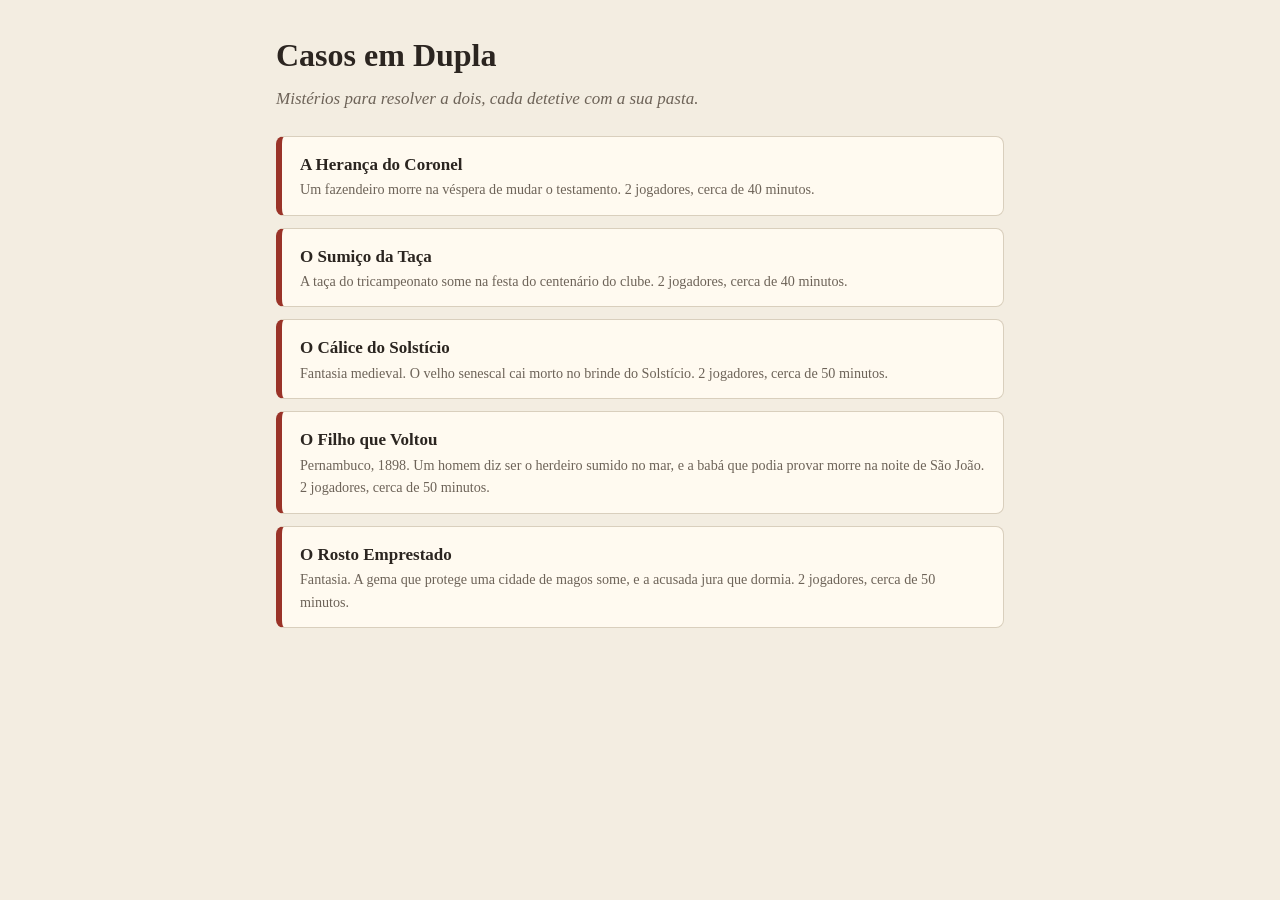
<file: index.html>
<!DOCTYPE html>
<html lang="pt-BR">
<head>
<meta charset="utf-8">
<meta name="robots" content="noindex, nofollow">
<meta name="viewport" content="width=device-width, initial-scale=1">
<title>Casos em Dupla</title>
<style>
:root{--bg:#f3ede1;--papel:#fffaf0;--tinta:#2b2520;--suave:#6d6358;--linha:#d9cfbd;--acento:#9a3328}
@media (prefers-color-scheme: dark){:root:not([data-theme="light"]){--bg:#1c1a17;--papel:#262320;--tinta:#ece5d8;--suave:#a89e90;--linha:#3d3832;--acento:#e08a7e}}
:root[data-theme="dark"]{--bg:#1c1a17;--papel:#262320;--tinta:#ece5d8;--suave:#a89e90;--linha:#3d3832;--acento:#e08a7e}
*{box-sizing:border-box}
body{margin:0;background:var(--bg);color:var(--tinta);font:17px/1.6 Georgia,"Times New Roman",serif}
.pag{max-width:760px;margin:0 auto;padding:24px 16px 64px}
h1{font-size:2rem;margin:.2em 0 .1em}
.sub{color:var(--suave);font-style:italic;margin:0 0 1.4em}
a.caso{display:block;background:var(--papel);border:1px solid var(--linha);border-left:6px solid var(--acento);border-radius:8px;padding:14px 18px;margin:12px 0;color:inherit;text-decoration:none}
a.caso:hover{border-color:var(--suave)}
a.caso small{display:block;color:var(--suave)}
</style>
</head>
<body>
<div class="pag">
<h1>Casos em Dupla</h1>
<p class="sub">Mistérios para resolver a dois, cada detetive com a sua pasta.</p>
<a class="caso" href="heranca-do-coronel.html"><b>A Herança do Coronel</b><small>Um fazendeiro morre na véspera de mudar o testamento. 2 jogadores, cerca de 40 minutos.</small></a>
<a class="caso" href="sumico-da-taca.html"><b>O Sumiço da Taça</b><small>A taça do tricampeonato some na festa do centenário do clube. 2 jogadores, cerca de 40 minutos.</small></a>
<a class="caso" href="calice-do-solsticio.html"><b>O Cálice do Solstício</b><small>Fantasia medieval. O velho senescal cai morto no brinde do Solstício. 2 jogadores, cerca de 50 minutos.</small></a>
<a class="caso" href="filho-que-voltou.html"><b>O Filho que Voltou</b><small>Pernambuco, 1898. Um homem diz ser o herdeiro sumido no mar, e a babá que podia provar morre na noite de São João. 2 jogadores, cerca de 50 minutos.</small></a>
<a class="caso" href="rosto-emprestado.html"><b>O Rosto Emprestado</b><small>Fantasia. A gema que protege uma cidade de magos some, e a acusada jura que dormia. 2 jogadores, cerca de 50 minutos.</small></a>
</div>
</body>
</html>
</file>
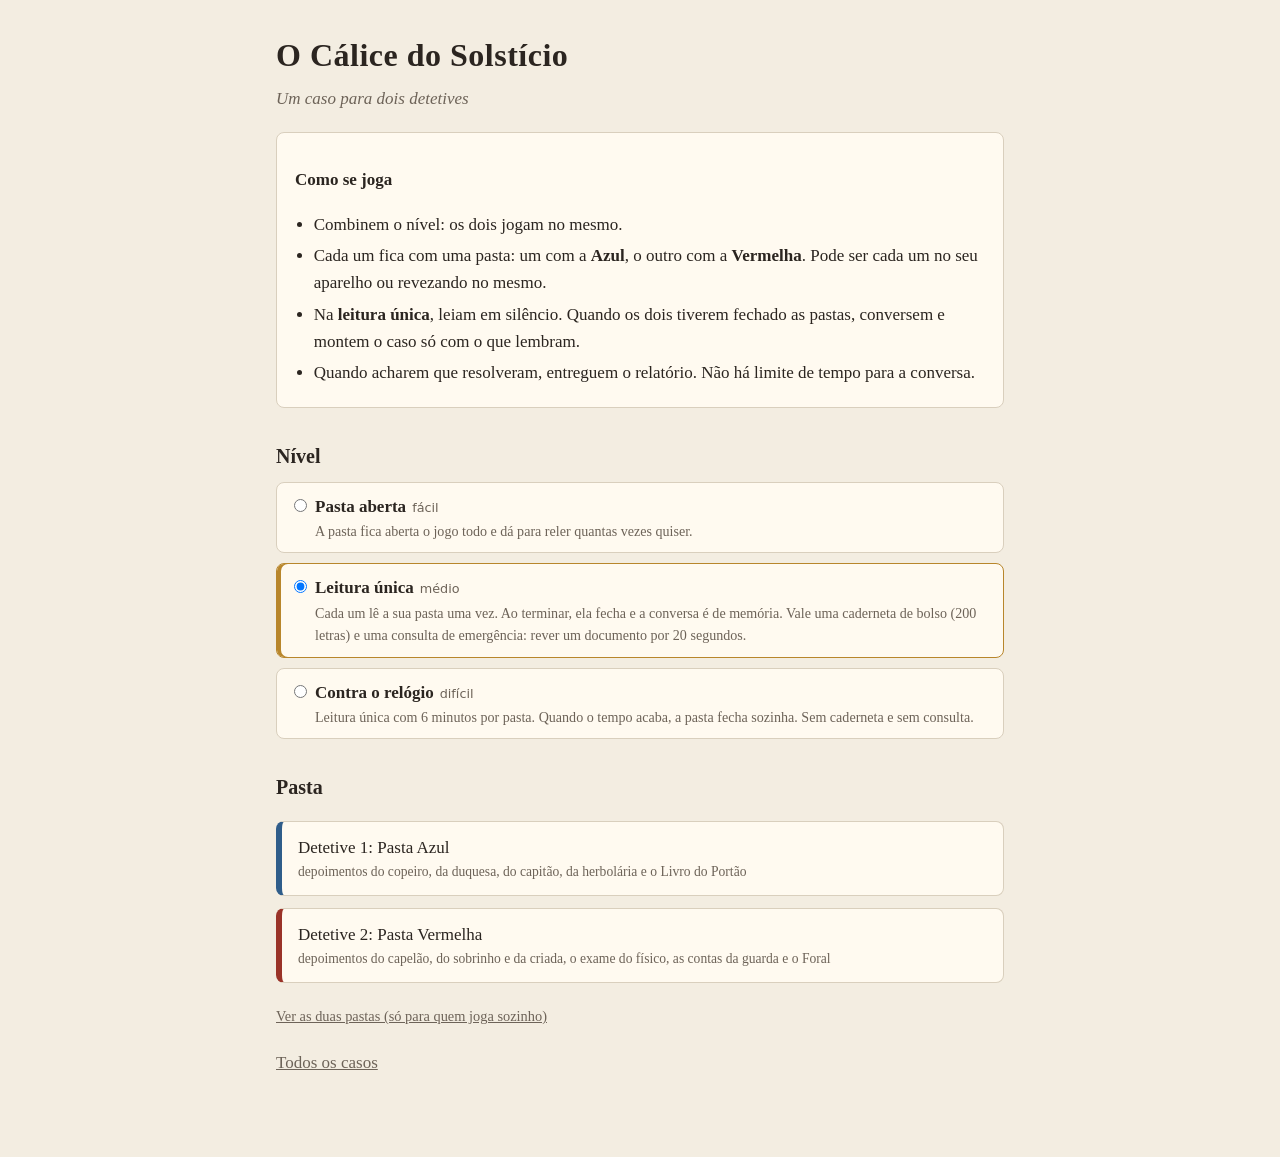
<file: calice-do-solsticio.html>
<!DOCTYPE html>
<html lang="pt-BR">
<head>
<meta charset="utf-8">
<meta name="robots" content="noindex, nofollow">
<meta name="viewport" content="width=device-width, initial-scale=1">
<title>O Cálice do Solstício</title>
<link rel="stylesheet" href="motor.css">
</head>
<body>
<div class="pag" id="app"></div>

<script>
/* ============ DADOS DO CASO ============
   Solução: Sir Rowan passou pasta de cinzalume no cálice de estanho do senescal às 15h, contando com a
   Troca dos Cálices do Solstício (o duque bebe do cálice do servo mais antigo). O alvo era o DUQUE: a
   duquesa está grávida e, pelo Foral, filho que nasce depois da morte do senhor não herda. Às 16h o duque
   brigou com Bertram e cancelou a Troca; Bertram bebeu do próprio cálice e morreu.
   Pistas que exigem as duas pastas: capa verde (Livro do Portão, azul) + homem de capa verde na mesa (Marta,
   verm); costume da Troca (capelão, verm) + "este ano não há troca" e a briga das 16h (azul); gravidez
   (novidade, azul) + Foral (verm). Mentirosos: Rowan (chegada) e Gavron (soldo, pista falsa). */
const CASO = {
  id: "calice",
  titulo: "O Cálice do Solstício",
  resumo: `<p>Noite do Solstício de Inverno na <b>Fortaleza de Corvalta</b>, no Ducado de Brumaval. No grande salão, o <b>Duque Aldric</b> ergueu o cálice para o brinde, e toda a mesa alta bebeu. Minutos depois, o velho <b>senescal Bertram</b>, trinta anos a serviço do duque, levou a mão ao peito e caiu. Os lábios dele tinham ficado <b>prateados</b>: sinal de <b>cinzalume</b>, a pasta venenosa da flor-de-cinza.</p>
<p>O duque mandou chamar vocês dois, Inquiridores da Coroa. <b>Cada um recebeu uma pasta diferente, e nenhuma das duas resolve o caso sozinha.</b> Descubram quem envenenou o cálice, quem essa pessoa queria matar, por que o plano saiu como saiu e qual era o motivo.</p>`,
  titPessoas: "Quem estava na fortaleza",
  pessoas: [
    ["Duque Aldric de Corvalta", "58 anos, senhor da fortaleza. Não tem filhos."],
    ["Duquesa Isolena", "29 anos, segunda esposa do duque. Casou-se com ele no último outono."],
    ["Sir Rowan de Corvalta", "31 anos, sobrinho do duque e herdeiro do ducado. Foi criado na fortaleza desde menino."],
    ["Sir Gavron", "44 anos, capitão da guarda."],
    ["Mestra Ilsa", "61 anos, herbolária da fortaleza."],
    ["Irmão Caedmon", "55 anos, capelão."],
    ["Tobin", "17 anos, copeiro. É o primeiro inverno dele em Corvalta."],
    ["Marta", "40 anos, criada do salão."]
  ],
  titLugar: "A fortaleza",
  lugar: `<p>No <b>grande salão</b>, a <b>mesa alta</b> fica sobre um estrado. Além da porta principal, há uma <b>porta lateral, sem tranca</b>, que dá para o pátio. Na mesa alta, a louça é de <b>prata-lunar</b>, que escurece na hora ao tocar qualquer veneno; é assim há gerações, por medo de envenenamento dos senhores. A fortaleza tem <b>um único portão</b>, e o sargento de guarda anota no Livro do Portão quem entra e quem sai.</p>`,

  pastas: {
    azul: { nome: "Pasta Azul", jogador: "Detetive 1", desc: "depoimentos do copeiro, da duquesa, do capitão, da herbolária e o Livro do Portão", docs: [
      { t: "Depoimento de Tobin", tipo: "copeiro", c: `
<p>"Ao meio-dia arrumei a mesa alta, com os cálices emborcados. Todos de prata-lunar, menos um: o do senescal, de <b>estanho</b> velho, que ele diz ter sido do pai. O lugar dele é à direita do duque. Depois fui para a cozinha e só voltei ao salão com o banquete, às oito.</p>
<p>No brinde, enchi todos os cálices da mesa alta com o mesmo jarro de vinho quente. O duque levantou o dele e disse: <i>'Este ano não há troca, Bertram. Cada um bebe do seu.'</i> Uns riram, outros ficaram quietos. Eu não entendi; é meu primeiro inverno aqui.</p>
<p>O senescal bebeu, ficou branco, os lábios prateados, e caiu. Todos da mesa alta beberam do mesmo jarro, e ninguém mais passou mal."</p>` },
      { t: "Depoimento da Duquesa Isolena", tipo: "duquesa", c: `
<p>"Às quatro da tarde, no solar, o senescal e meu marido brigaram feio. Bertram trouxe as contas da guarda e disse que Sir Gavron roubava o soldo dos soldados. Meu marido defendeu Gavron e gritou: <i>'Pois este ano não bebo do teu cálice, velho!'</i> Não entendi o que ele quis dizer; este é o meu primeiro Solstício em Corvalta.</p>
<p>Depois disso passei a tarde nos meus aposentos, com a minha criada, e só desci para o banquete."</p>` },
      { t: "Depoimento de Sir Gavron", tipo: "capitão da guarda", c: `
<p>"As contas do velho eram calúnia. Nunca toquei num tostão do soldo dos meus homens, e o duque sabe disso: ele mesmo me defendeu.</p>
<p>Passei a tarde toda no posto do portão, até a hora do banquete. Se querem um culpado, procurem direito: o Bertram tinha mais inimigos do que dentes."</p>` },
      { t: "Depoimento de Mestra Ilsa", tipo: "herbolária", c: `
<p>"Cinzalume, não tenho dúvida: os lábios prateados não enganam. Eu guardo um pote dessa pasta na botica, para os ratos do celeiro. Depois da morte fui olhar: <b>o pote sumiu</b>.</p>
<p>Quem entrou na minha botica nos últimos dias? Há sete dias veio <b>Sir Rowan</b>, pedindo alguma coisa para dormir. Fui buscar a erva no porão e o deixei sozinho uns minutos.</p>
<p>No dia do Solstício passei o dia inteiro na aldeia, ajudando num parto difícil. Voltei no fim da tarde."</p>` },
      { t: "Livro do Portão", tipo: "registro", c: `
<p>Anotações do sargento de guarda no dia do Solstício.</p>
<table><tr><th>Hora</th><th>Registro</th></tr>
<tr><td>Meio-dia</td><td>Entra Sir Rowan de Corvalta, sozinho, a cavalo, de <b>capa verde</b>.</td></tr>
<tr><td>Cinco da tarde</td><td>Entra Mestra Ilsa, voltando da aldeia.</td></tr>
<tr><td>Seis da tarde</td><td>Entram os convidados de Vale Fundo: doze pessoas, a cavalo.</td></tr></table>
<p>Nota do sargento: <i>"O capitão Gavron esteve no posto do portão do meio-dia até a hora do banquete, sem se ausentar. Ninguém mais entrou ou saiu."</i></p>` }
    ]},
    verm: { nome: "Pasta Vermelha", jogador: "Detetive 2", desc: "depoimentos do capelão, do sobrinho e da criada, o exame do físico, as contas da guarda e o Foral", docs: [
      { t: "Depoimento do Irmão Caedmon", tipo: "capelão", c: `
<p>"No Solstício, os senhores de Corvalta fazem a <b>Troca dos Cálices</b>: no brinde, o senhor dá o seu cálice de prata ao servo mais antigo da casa e <b>bebe do cálice desse servo</b>, em sinal de que quem manda também serve. É costume da família, feito só na mesa alta; gente de fora nem sabe que existe.</p>
<p>Há trinta anos o duque bebe, nesta noite, do cálice de estanho do Bertram. Quem foi criado nesta casa conhece o costume de cor. Este ano não houve troca. Não sei por quê."</p>` },
      { t: "Depoimento de Sir Rowan", tipo: "sobrinho e herdeiro", c: `
<p>"Cheguei ao anoitecer, junto com os convidados de Vale Fundo, e fui direto para o salão. Amo meu tio como a um pai; foi ele quem me criou.</p>
<p>Querem saber quem desejava a morte do Bertram? O velho ia denunciar o Gavron por roubo. Um capitão desonrado perde tudo. Façam as contas."</p>` },
      { t: "Exame de Mestre Oswin", tipo: "físico da corte", c: `
<p>Morte por cinzalume, que mata em poucos minutos quando bebido.</p>
<p>No fundo do cálice de estanho do senescal havia resto de pasta seca, passada <b>horas antes do banquete</b> e dissolvida pelo vinho quente. No estanho escuro, a pasta seca não se vê. O jarro estava limpo. Todos os cálices de prata-lunar continuavam brilhantes, sem nenhuma mancha.</p>
<p>Observação do físico: <i>"Quem quisesse envenenar alguém na mesa alta não podia usar a prata-lunar: ela escurece na hora, e o copeiro veria. O único cálice cego ao veneno era o de estanho."</i></p>` },
      { t: "Depoimento de Marta", tipo: "criada do salão", c: `
<p>"O salão ficou vazio do meio-dia até as três. Às três, entrei para enfeitar com azevinho e vi um homem de capuz, curvado sobre os cálices da mesa alta. <b>Capa verde</b>. Quando me viu, saiu depressa pela porta lateral. Achei que era um convidado adiantado, curioso com a louça.</p>
<p>Das três até o banquete, fiquei no salão com as outras criadas, e ninguém mais chegou perto da mesa alta."</p>` },
      { t: "Livro do soldo da guarda", tipo: "contas", c: `
<p>Registro dos pagamentos aos soldados da fortaleza, conferido pelo senescal Bertram.</p>
<p>Nos últimos três meses, faltam <b>40 coroas</b> entre o que saiu do tesouro e o que os soldados receberam. Todos os recibos de retirada estão assinados por <b>Sir Gavron</b>.</p>` },
      { t: "Foral de Brumaval", tipo: "lei do ducado", c: `
<p>Trecho da lei que rege as heranças do ducado:</p>
<p><i>"O filho do senhor herda antes de qualquer sobrinho. Se o senhor morrer sem filho nascido, herda o parente homem mais próximo. <b>O filho que nascer depois da morte do senhor nada herda.</b>"</i></p>` }
    ]}
  },

  reviravolta: {
    para: "azul",
    aviso: "A Duquesa Isolena mandou chamar vocês com urgência.",
    t: "A Duquesa pede para falar", tipo: "novo depoimento", c: `
<p>"Não contei antes porque tive medo. <b>Estou esperando um filho do duque</b>, de três meses. Só a Mestra Ilsa e meu marido sabiam.</p>
<p>Mas há sete dias, no pátio, Sir Rowan olhou para mim, sorriu e perguntou se eu não estava 'mais corada do que de costume'. Na hora achei que era só gentileza."</p>` },

  perguntas: [
    { id:"quem", t:"Quem envenenou o cálice?", certa:"rowan", ops:[
      ["rowan","Sir Rowan, o sobrinho"],["gavron","Sir Gavron, o capitão"],["isolena","A Duquesa Isolena"],
      ["ilsa","Mestra Ilsa, a herbolária"],["tobin","Tobin, o copeiro"],["duque","O próprio Duque Aldric"] ]},
    { id:"alvo", t:"Quem o envenenador queria matar?", certa:"duque", ops:[
      ["bertram","O senescal Bertram"],["duque","O Duque Aldric"],
      ["duquesa","A Duquesa Isolena"],["qualquer","Qualquer um da mesa alta"] ]},
    { id:"errado", t:"Por que quem morreu foi o senescal?", certa:"troca", ops:[
      ["troca","Depois da briga da tarde, o duque cancelou a Troca dos Cálices, e Bertram bebeu do próprio cálice"],
      ["copeiro","O copeiro trocou os cálices de lugar sem querer"],
      ["prata","O veneno foi posto no cálice do duque, mas a prata-lunar escureceu e o duque o passou ao senescal"],
      ["jarro","O veneno estava no jarro, mas só o senescal bebeu antes de todos"] ]},
    { id:"porque", t:"Qual era o motivo?", certa:"heranca", ops:[
      ["heranca","Herdar o ducado antes que nascesse o filho da duquesa"],
      ["soldo","Calar quem ia denunciar o roubo do soldo da guarda"],
      ["ciume","Ciúme do lugar de honra do senescal à direita do duque"],
      ["vinganca","Vingar uma humilhação sofrida no banquete do ano anterior"] ]}
  ],

  solucao: `<p><b>Sir Rowan envenenou o cálice, e o alvo era o duque.</b></p>
<p>Rowan foi criado em Corvalta e conhecia a Troca dos Cálices: no brinde do Solstício, o duque bebe do cálice de estanho do senescal. Veneno na prata-lunar seria descoberto na hora, mas o estanho não denuncia nada. Então o plano era envenenar o cálice do servo para matar o senhor.</p>
<p>Por que agora? A duquesa está grávida, e Rowan desconfiou disso sete dias antes. Pelo Foral de Brumaval, o filho que nasce depois da morte do senhor não herda. Se o duque morresse antes do parto, o ducado seria de Rowan. Naquele mesmo dia, ele esteve na botica de Mestra Ilsa e levou o pote de cinzalume.</p>
<p>No Solstício, Rowan entrou pelo portão ao meio-dia, de capa verde (e não ao anoitecer, como disse). Às três, Marta o viu curvado sobre os cálices. Mas às quatro o duque brigou com Bertram por causa de Gavron e cancelou a Troca: <i>"este ano não bebo do teu cálice"</i>. No brinde, cada um bebeu do seu, e o veneno preparado para o duque matou o senescal.</p>`,
  cadaUm: [
    ["Sir Gavron", "Roubou mesmo o soldo e mentiu sobre isso, mas não envenenou ninguém: passou a tarde no portão, e o veneno já estava no cálice antes da briga que o deixou com raiva do senescal."],
    ["Duquesa Isolena", "Era o seu primeiro Solstício e ela não conhecia a Troca. Além disso, a morte do duque antes do parto tiraria a herança do próprio filho."],
    ["Mestra Ilsa", "O veneno era dela, mas passou o dia na aldeia e só voltou às cinco."],
    ["Tobin", "Novo na casa, não sabia da Troca. Foi o depoimento dele que guardou a frase do duque."],
    ["Irmão Caedmon", "Não fez nada, mas foi ele quem explicou o costume que desmonta o caso."]
  ],
  linha: [
    ["7 dias", "Rowan na botica de Ilsa: o pote de cinzalume some. No pátio, ele insinua que a duquesa está grávida."],
    ["12h00", "Rowan entra pelo portão, de capa verde. Tobin arruma a mesa alta e sai."],
    ["15h00", "Marta vê o homem de capa verde curvado sobre os cálices."],
    ["16h00", "Briga no solar: o duque cancela a Troca dos Cálices."],
    ["17h00", "Ilsa volta da aldeia."],
    ["18h00", "Chegam os convidados de Vale Fundo; Rowan se mistura a eles."],
    ["20h00", "O brinde: \"Este ano não há troca.\" Bertram bebe do próprio cálice e morre."]
  ]
};
</script>
<script src="motor.js"></script>
</body>
</html>
</file>
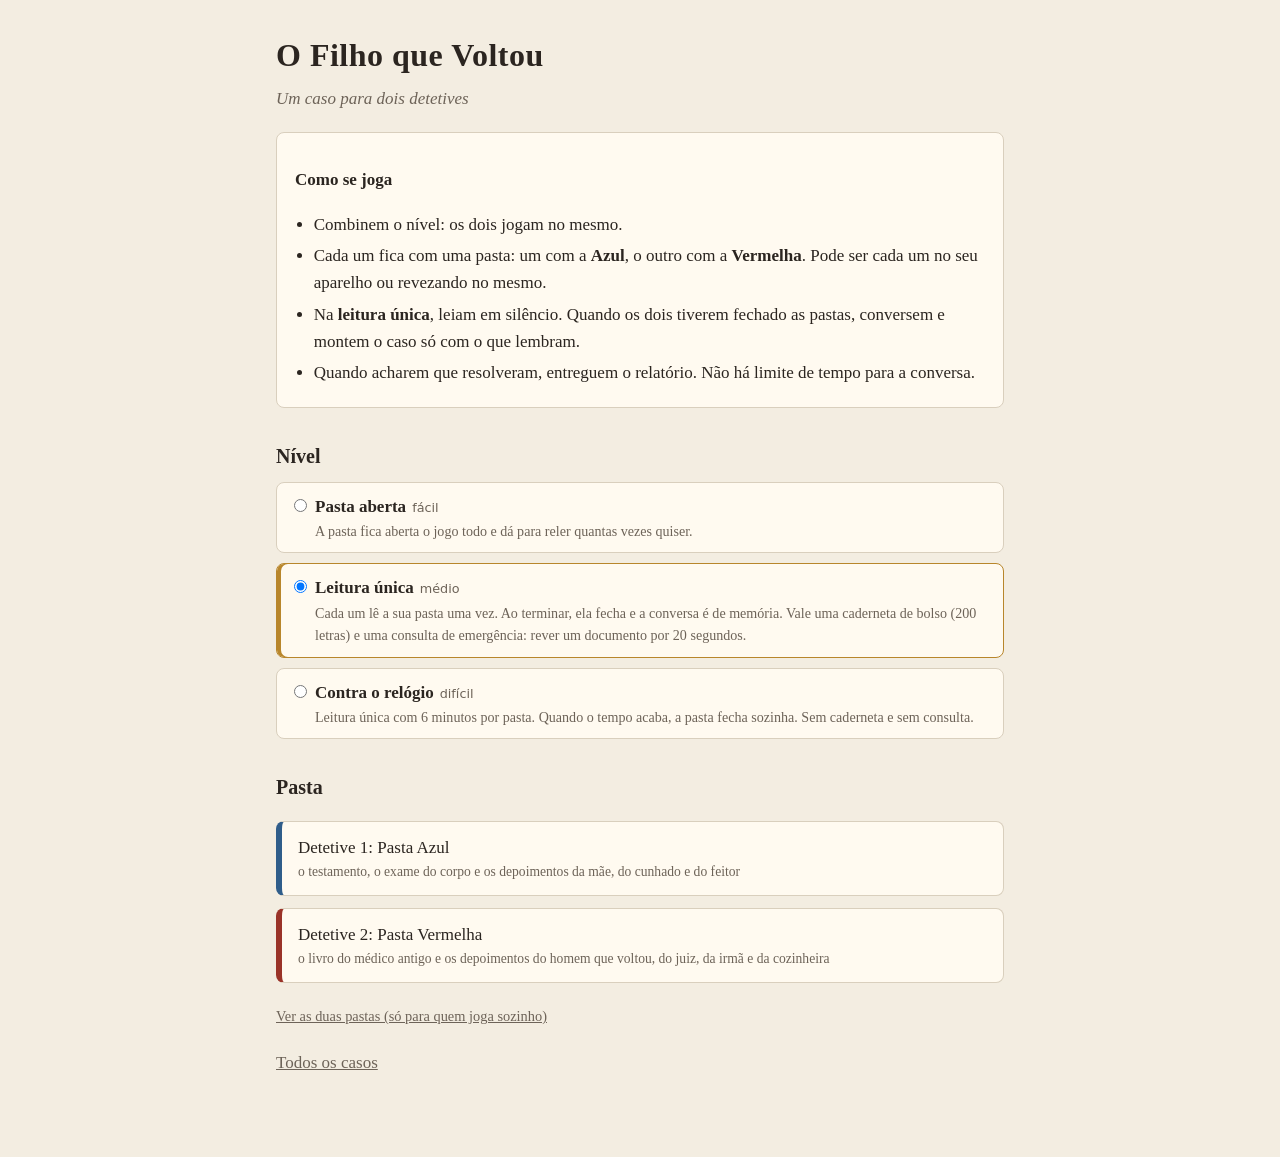
<file: filho-que-voltou.html>
<!DOCTYPE html>
<html lang="pt-BR">
<head>
<meta charset="utf-8">
<meta name="robots" content="noindex, nofollow">
<meta name="viewport" content="width=device-width, initial-scale=1">
<title>O Filho que Voltou</title>
<link rel="stylesheet" href="motor.css">
</head>
<body>
<div class="pag" id="app"></div>

<script>
/* ============ DADOS DO CASO ============
   Solução: o homem que voltou É o verdadeiro Joaquim. Dr. Augusto, que perderia a administração do engenho,
   inventou que a queimadura do menino era na mão esquerda (o livro do médico prova que era a direita). A Bá
   Rosa ia confirmar ao juiz que era ele. Durante os fogos, Augusto subiu "para buscar charutos", encontrou a
   Bá no alto da escada dos fundos e a empurrou; ela arrancou um botão do paletó de linho azul (a novidade).
   Pistas que exigem as duas pastas: "mão esquerda" (Augusto, azul) x livro do médico (verm); saída de Augusto
   (juiz, verm) + escada ao lado do escritório (comum) + marcas nos braços (azul); botão de linho azul
   (novidade, azul) + só Augusto de linho azul (Luísa, verm). Mentiroso de pista falsa: Severino (adega). */
const CASO = {
  id: "filho",
  titulo: "O Filho que Voltou",
  resumo: `<p>Engenho Santa Rita, Zona da Mata de Pernambuco, <b>noite de São João de 1898</b>. Há quinze anos, o menino <b>Joaquim</b>, então com 12 anos, sumiu no mar perto de Porto de Galinhas: acharam só o barquinho virado. Foi dado como morto.</p>
<p>Há um mês, apareceu no engenho um homem de 27 anos dizendo ser Joaquim, salvo por um navio baleeiro americano e criado nos Estados Unidos. Pelo testamento do falecido Coronel, se Joaquim estiver vivo, <b>o engenho é dele</b>.</p>
<p>Na manhã seguinte, o juiz ouviria a <b>Bá Rosa</b>, a velha babá que criou Joaquim, a única que dizia ter um jeito de provar quem ele era. Mas às 23h15, no meio dos fogos, a cozinheira a encontrou <b>morta ao pé da escada dos fundos</b>.</p>
<p>Vocês foram mandados pelo chefe de polícia do Recife. <b>Cada um recebeu uma pasta diferente, e nenhuma das duas resolve o caso sozinha.</b> Descubram se o homem é mesmo Joaquim, quem matou a Bá Rosa e por quê.</p>`,
  titPessoas: "Quem estava no engenho naquela noite",
  pessoas: [
    ["Dona Carlota", "68 anos, viúva do Coronel e mãe de Joaquim."],
    ["\"Joaquim\"", "27 anos, o homem que voltou. Fala português com sotaque arrastado."],
    ["Luísa", "40 anos, irmã de Joaquim."],
    ["Dr. Augusto Meira", "45 anos, advogado, marido de Luísa. Administra o engenho desde a morte do Coronel."],
    ["Severino", "50 anos, feitor do engenho."],
    ["Benedita", "55 anos, cozinheira. Encontrou o corpo."],
    ["Dr. Ferraz", "60 anos, juiz da comarca, convidado para o São João."]
  ],
  titLugar: "A casa-grande",
  lugar: `<p>Na frente da casa-grande fica a <b>varanda</b>, de onde se vê o terreiro com a <b>fogueira</b>. A escada principal, na sala, sobe para os quartos e para o <b>escritório</b>. No fim do corredor de cima, ao lado do escritório, fica o quartinho da Bá Rosa, no alto da <b>escada dos fundos</b>, que desce para o quintal da cozinha. A <b>adega</b> fica no porão, com entrada pelo lado da moenda, longe da cozinha. Às 22h45 começaram os fogos grandes, e quase todos foram para o terreiro assistir.</p>`,

  pastas: {
    azul: { nome: "Pasta Azul", jogador: "Detetive 1", desc: "o testamento, o exame do corpo e os depoimentos da mãe, do cunhado e do feitor", docs: [
      { t: "Testamento do Coronel", tipo: "documento", c: `
<p>Trecho do testamento, aberto em 1890:</p>
<p><i>"Deixo o Engenho Santa Rita ao meu filho Joaquim, se vivo for. Na falta dele, à minha filha Luísa, e enquanto ela viver, a administração caberá ao seu marido."</i></p>` },
      { t: "Depoimento de Dona Carlota", tipo: "mãe", c: `
<p>"É o meu filho. Sabia o nome do barquinho, <i>Andorinha</i>, e me chamou de 'Mãe Lota', como só ele chamava. Não lembra o nome do cachorro nem fala direito a nossa língua, mas foram quinze anos entre estrangeiros.</p>
<p>O que me tirou o sono foi o Augusto. Ele jura que o menino queimou a <b>mão esquerda</b> no tacho de melado, e este homem tem a cicatriz na <b>direita</b>. Eu não lembro qual mão foi. Naquele dia eu desmaiei quando vi a queimadura.</p>
<p>Na noite de São João, das dez e meia até as onze e meia, ele marcou a quadrilha sem parar na frente da fogueira, em francês errado, e todo mundo riu. A Luísa passou a noite sentada com as senhoras, perto do fogo, de cara amarrada."</p>` },
      { t: "Depoimento do Dr. Augusto Meira", tipo: "cunhado", c: `
<p>"Esse homem é um aventureiro que ouviu histórias da família em algum porto. Eu morava aqui quando o Joaquim se queimou e vi com meus olhos: foi a <b>mão esquerda</b>. A cicatriz dele está na mão errada.</p>
<p>Na noite de São João, fiquei na varanda com o Dr. Ferraz. Quando começaram os fogos grandes, subi ao escritório para buscar charutos, mas não achei a caixa e voltei. Coisa de poucos minutos.</p>
<p>A Bá Rosa? Coitada, andava bebendo e escorregou naquela escada, que é um perigo. Na véspera ela me disse que ia 'acabar com essa farsa'. Se alguém queria calar a velha, era o sujeito que ela ia desmascarar."</p>` },
      { t: "Depoimento de Severino", tipo: "feitor", c: `
<p>"Fiquei na fogueira a noite toda, soltando os fogos com os meninos do engenho. Não arredei o pé.</p>
<p>Na ceia, a Bá Rosa falou alto para quem quisesse ouvir: <i>'Amanhã eu conto ao juiz o que só eu e o menino sabemos, e acaba essa conversa.'</i> Para mim, ela ia desmascarar esse sujeito. Um homem que não sabe o nome do próprio cachorro!"</p>` },
      { t: "Exame do corpo", tipo: "médico", c: `
<p>Exame feito pelo médico da vila na mesma noite.</p>
<p>A Bá Rosa caiu do alto da escada dos fundos e morreu na queda. Morte entre <b>22h40</b> (quando foi vista viva pela última vez) e <b>23h15</b> (quando foi encontrada).</p>
<p>Nos dois braços, logo abaixo dos ombros, há <b>marcas roxas de dedos</b>, de quem a agarrou com força pouco antes da queda. Não há cheiro de bebida.</p>` }
    ]},
    verm: { nome: "Pasta Vermelha", jogador: "Detetive 2", desc: "o livro do médico antigo e os depoimentos do homem que voltou, do juiz, da irmã e da cozinheira", docs: [
      { t: "Depoimento do homem que voltou", tipo: "\"Joaquim\"", c: `
<p>"O baleeiro <i>Nantucket Rose</i> me pescou do mar em 1883. Cresci em New Bedford. Esqueci muito da língua, mas não esqueci minha mãe, nem o <i>Andorinha</i>, nem o tacho de melado: foi com a <b>mão direita</b>, roubando melado quente escondido. Doeu por semanas.</p>
<p>A Bá Rosa me reconheceu no primeiro dia. Pediu para ver a minha mão direita e beijou a cicatriz, chorando. Depois me pediu segredo até falar com o juiz. Estava com medo. Disse: <i>'Cuidado com quem mais perde com a tua volta.'</i>"</p>` },
      { t: "Livro de atendimentos do Dr. Tavares", tipo: "médico, 1882", c: `
<p>Livro do antigo médico da vila, falecido há cinco anos, encontrado na botica.</p>
<table><tr><th>Data</th><th>Paciente</th><th>Registro</th></tr>
<tr><td>12 de agosto de 1882</td><td>Joaquim, 11 anos, filho do Coronel do Engenho Santa Rita</td><td>Queimadura de segundo grau na <b>palma da mão direita</b>, por melado quente de tacho. Curativo com clara de ovo e óleo.</td></tr></table>` },
      { t: "Depoimento do Dr. Ferraz", tipo: "juiz", c: `
<p>"Passei a noite na varanda, com o Dr. Augusto. Às 22h45, quando começaram os fogos grandes, ele pediu licença para buscar charutos no escritório. Voltou às 23h10, afogueado e sem os charutos. Disse que não achou a caixa. Notei que o paletó dele estava abotoado torto.</p>
<p>A Bá Rosa tinha pedido para falar comigo em particular, logo cedo, antes de todos. Não disse o assunto."</p>` },
      { t: "Depoimento de Luísa", tipo: "irmã", c: `
<p>"Esse homem quer nos tomar tudo. Meu irmão morreu no mar há quinze anos, e minha mãe, na idade dela, acredita no que quer.</p>
<p>No São João do engenho, todos se vestem de algodão branco; é tradição da casa. Só o Augusto, vaidoso, estreou o <b>paletó de linho azul</b> com botões de chifre que eu mandei fazer no Recife. Eu fiquei a noite toda sentada com as senhoras, perto da fogueira."</p>` },
      { t: "Depoimento de Benedita", tipo: "cozinheira", c: `
<p>"Às 22h40 a Bá Rosa subiu a escada dos fundos para o quartinho dela. Estava sóbria, ela não bebia fazia anos. Às 22h45 eu fui para o terreiro ver os fogos, como todo mundo.</p>
<p>Às 22h50, do terreiro, vi o Severino saindo da adega, do lado da moenda, com duas garrafas do vinho do Porto do finado Coronel escondidas debaixo da camisa. Ele voltou para a fogueira como se nada fosse.</p>
<p>Às 23h15 voltei para a cozinha e achei a Bá caída ao pé da escada."</p>` }
    ]}
  },

  reviravolta: {
    para: "azul",
    aviso: "Ao levantarem o corpo da Bá Rosa para o velório, acharam uma coisa debaixo dela.",
    t: "Achado debaixo do corpo", tipo: "perícia", c: `
<p>Um <b>botão de chifre</b>, arrancado com força: ainda tem presa na linha uma tira de tecido de <b>linho azul</b>.</p>` },

  perguntas: [
    { id:"quem-e", t:"O homem que voltou é mesmo Joaquim?", certa:"sim", ops:[
      ["sim","Sim, é o verdadeiro Joaquim"],
      ["impostor","Não: é um impostor que decorou a história da família"],
      ["marinheiro","Não: é um marinheiro do baleeiro que conheceu o verdadeiro Joaquim"] ]},
    { id:"quem", t:"Quem matou a Bá Rosa?", certa:"augusto", ops:[
      ["augusto","Dr. Augusto, o cunhado"],["joaquim","O homem que voltou"],["severino","Severino, o feitor"],
      ["luisa","Luísa, a irmã"],["carlota","Dona Carlota"],["acidente","Ninguém: ela escorregou"] ]},
    { id:"porque", t:"Por que ela foi morta?", certa:"confirmar", ops:[
      ["confirmar","Ia provar ao juiz que o homem era Joaquim, e o engenho sairia das mãos de Augusto e Luísa"],
      ["desmascarar","Ia desmascarar o impostor diante do juiz"],
      ["adega","Viu o furto do vinho do Porto na adega"],
      ["bebida","Não houve motivo: foi uma queda de quem tinha bebido"] ]},
    { id:"mentira", t:"Qual \"prova\" contra o homem que voltou era mentira?", certa:"mao", ops:[
      ["mao","A de que o menino tinha queimado a mão esquerda"],
      ["sotaque","A de que ele fala português com sotaque"],
      ["cachorro","A de que ele não lembra o nome do cachorro"],
      ["nenhuma","Nenhuma: todas as provas contra ele eram verdadeiras"] ]}
  ],

  solucao: `<p><b>O homem que voltou é o verdadeiro Joaquim, e o Dr. Augusto matou a Bá Rosa.</b></p>
<p>Se Joaquim estivesse vivo, o engenho seria dele, e Augusto perderia a administração que exercia desde a morte do Coronel. Para desacreditar o cunhado, Augusto inventou que a queimadura de infância tinha sido na mão esquerda. O livro do Dr. Tavares, de 1882, mostra que foi na palma da mão direita, exatamente onde está a cicatriz.</p>
<p>A Bá Rosa tinha reconhecido o menino pela cicatriz e ia contar isso ao juiz. Às 22h45, com todos olhando os fogos, Augusto deixou a varanda "para buscar charutos". No corredor de cima, ao lado do escritório, encontrou a Bá no alto da escada dos fundos, agarrou-a pelos braços e a empurrou. Na luta, ela arrancou um botão do paletó de linho azul, o único da festa. Ele voltou às 23h10, afogueado e com o paletó abotoado torto.</p>`,
  cadaUm: [
    ["Severino", "Mentiu ao dizer que não saiu da fogueira: foi furtar vinho do Porto na adega, do outro lado da casa. Achava mesmo que a Bá ia desmascarar o homem, porque entendeu errado o que ela disse na ceia."],
    ["Luísa", "Perderia o engenho, mas passou a noite com as senhoras junto à fogueira. Foi ela quem contou do paletó azul."],
    ["O homem que voltou", "Marcava a quadrilha na frente de todos na hora da morte."],
    ["Dona Carlota", "Estava na quadrilha. Não lembrava qual mão, e Augusto se aproveitou disso."]
  ],
  linha: [
    ["1882", "Joaquim, 11 anos, queima a palma da mão direita no tacho de melado."],
    ["1883", "O barquinho Andorinha vira; Joaquim é recolhido por um baleeiro."],
    ["Maio 1898", "Joaquim volta. A Bá Rosa o reconhece pela cicatriz e pede segredo."],
    ["Ceia", "A Bá anuncia que amanhã conta ao juiz o que só ela e o menino sabem."],
    ["22h30", "Joaquim começa a marcar a quadrilha, até as 23h30."],
    ["22h40", "A Bá sobe a escada dos fundos."],
    ["22h45", "Fogos grandes. Augusto deixa a varanda."],
    ["22h50", "Severino sai da adega com o vinho do Porto."],
    ["23h10", "Augusto volta, afogueado, com o paletó abotoado torto."],
    ["23h15", "Benedita encontra o corpo."]
  ]
};
</script>
<script src="motor.js"></script>
</body>
</html>
</file>
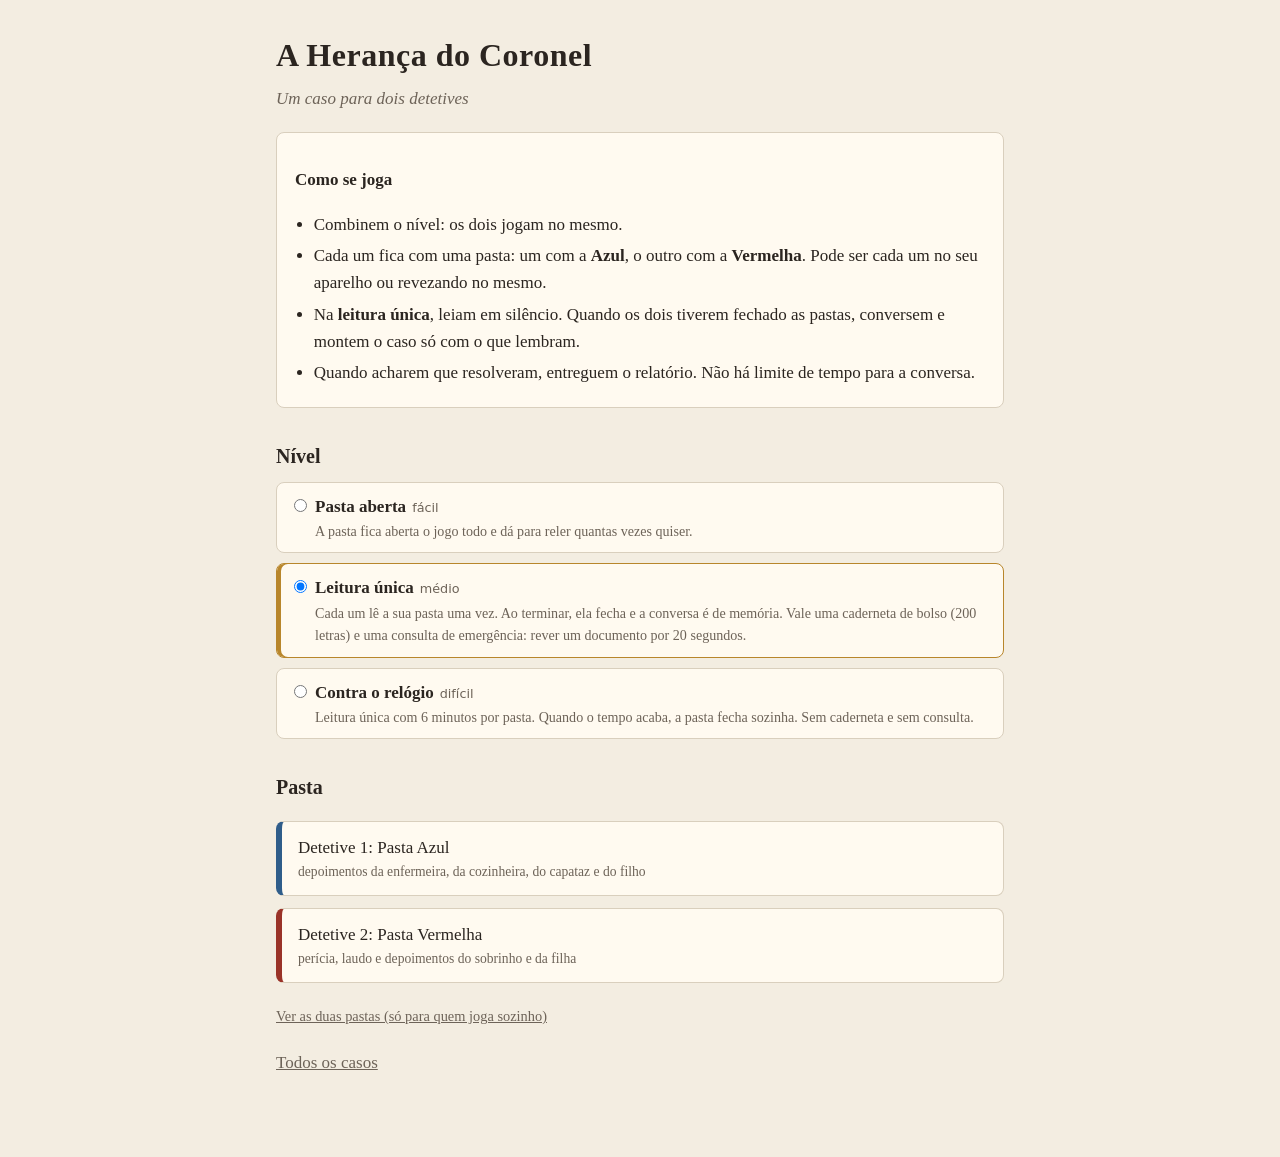
<file: heranca-do-coronel.html>
<!DOCTYPE html>
<html lang="pt-BR">
<head>
<meta charset="utf-8">
<meta name="robots" content="noindex, nofollow">
<meta name="viewport" content="width=device-width, initial-scale=1">
<title>A Herança do Coronel</title>
<link rel="stylesheet" href="motor.css">
</head>
<body>
<div class="pag" id="app"></div>

<script>
/* ============ DADOS DO CASO ============ */
const CASO = {
  id: "heranca",
  titulo: "A Herança do Coronel",
  resumo: `<p>Domingo, 6h30. Benedita, a cozinheira da <b>Fazenda Boa Esperança</b>, no sul de Minas, subiu com o café e encontrou o <b>Coronel Aurélio Bastos</b>, 78 anos, morto na cama.</p>
<p>Na véspera, no jantar de família, o Coronel anunciou que chamaria o tabelião na segunda-feira para mudar o testamento, "para corrigir uma injustiça". O médico da cidade desconfiou da morte e chamou a polícia.</p>
<p>Vocês dois são os detetives do caso. <b>Cada um recebeu uma pasta diferente, e nenhuma das duas resolve o caso sozinha.</b> Conversem, troquem informações e descubram quem matou, como e por quê.</p>`,
  pessoas: [
    ["Rodrigo Bastos", "50 anos, filho mais velho. Administra a fazenda."],
    ["Helena Bastos", "45 anos, filha. Médica em Belo Horizonte, de visita no fim de semana."],
    ["Tiago Bastos", "26 anos, sobrinho criado pelo Coronel. Mora na fazenda."],
    ["Zuleide", "58 anos, enfermeira do Coronel há três anos."],
    ["Genésio", "61 anos, capataz. Mora na casa do capataz, a 200 metros da sede."],
    ["Benedita", "64 anos, cozinheira. Encontrou o corpo."]
  ],
  titPessoas: "Quem estava na fazenda naquela noite",
  titLugar: "A casa",
  lugar: `<p>Na casa-sede, a <b>copa</b> fica entre a cozinha e a <b>porta dos fundos</b>, que dá para o terreiro de terra vermelha e para o alpendre onde ficam as botinas e o tanque. A <b>varanda da frente</b> é coberta e ladrilhada; dela se chega à sala sem passar pela copa. Os quartos ficam no andar de cima.</p>`,

  pastas: {
    azul: { nome: "Pasta Azul", jogador: "Detetive 1", desc: "depoimentos da enfermeira, da cozinheira, do capataz e do filho", docs: [
      { t: "Depoimento de Zuleide", tipo: "enfermeira", c: `
<p>"Todo dia, às 21h45, eu preparo o chá de camomila do Coronel. No sábado foi igual: deixei a xícara na bandeja, em cima do aparador da copa, e subi para dar os comprimidos da noite. Fiquei uns dez minutos no quarto com ele, até umas 21h55, ajeitando o travesseiro e medindo a pressão: 14 por 9.</p>
<p>Desci, peguei a bandeja e levei o chá. Ele tomou tudo por volta das 22h. Lá pelas 23h reclamou de enjoo e disse que estava vendo tudo meio amarelado. Achei que era o jantar pesado e dei um chá de boldo. Me arrependo muito.</p>
<p>O remédio do coração dele, em gotas, fica na cristaleira da copa, porque ele toma de manhã, no café. Ah, e na sexta a Dona Helena me pediu para ver esse frasco. Ficou olhando o rótulo um tempão."</p>` },
      { t: "Depoimento de Benedita", tipo: "cozinheira", c: `
<p>"O jantar de sábado foi uma briga só. O Coronel e o seu Rodrigo discutiram por causa de dinheiro; o Coronel bateu na mesa e disse que não pagava dívida de baralho de ninguém. Depois veio aquela história do testamento. O Tiago ficou branco, nem terminou o prato.</p>
<p>Lavei a louça e, às 21h40, passei pano no chão da copa e da cozinha, como faço toda noite. Deixei brilhando. Fui dormir no meu quartinho, atrás da cozinha, antes das 22h. Não ouvi nada, a chuva estava forte no telhado.</p>
<p>Domingo cedo, quando entrei na copa, tinha marca de botina com barro vermelho, já seco, indo da porta dos fundos até a cristaleira e voltando. Fiquei brava, achei que era gente da lida. Depois subi com o café e encontrei o Coronel."</p>` },
      { t: "Depoimento de Genésio", tipo: "capataz", c: `
<p>"Sábado à tarde, umas 16h, fui falar com o Coronel no escritório. Fazia dois meses que andava sumindo bezerro da invernada de baixo, e eu descobri quem vendia, escondido e sem nota, para o Otacílio, de Três Pontas: era o Tiago. Contei tudo. O Coronel ficou calado um tempão e depois disse: 'Segunda-feira eu tiro esse menino do testamento.'</p>
<p>À noite choveu forte. Umas 21h20 fui ao curral ver se a porteira estava fechada, e o Tiago estava lá, de capa, mexendo no caminhão. Me disse: 'Você não viu nada, velho.' Fui para casa e não saí mais. Não pus o pé na casa-sede naquela noite."</p>` },
      { t: "Depoimento de Rodrigo", tipo: "filho", c: `
<p>"Sim, tenho dívidas, não vou esconder. Devo ao Marcão, de Varginha, e meu pai se recusou a pagar. Discutimos no jantar, mas eu jamais faria mal a ele.</p>
<p>Depois do jantar fui para a varanda da frente ligar para o Marcão e negociar prazo. Fiquei quase uma hora pendurado no telefone, andando de um lado para o outro. A varanda é coberta, não tomei um pingo de chuva. Minha irmã passou por perto e me viu.</p>
<p>Quem ganhava com o testamento novo? Todo mundo achava que era o Tiago. Meu pai vivia dizendo que ele era o filho que não teve."</p>` },
      { t: "Registro de chamadas do celular de Rodrigo", tipo: "perícia", c: `
<p>Extraído do aparelho pela perícia, com autorização dele.</p>
<table><tr><th>Início</th><th>Contato</th><th>Duração</th></tr>
<tr><td>21h28</td><td>Marcão (Varginha)</td><td>49 min (até 22h17)</td></tr>
<tr><td>22h20</td><td>Marcão (Varginha)</td><td>3 min</td></tr></table>` },
      { t: "Ficha de entrega de botinas (EPI)", tipo: "documento", c: `
<p>Encontrada numa gaveta do escritório do Coronel. Todo ano a fazenda compra o mesmo modelo de botina de couro, de solado tratorado, para os homens da casa e da lida.</p>
<table><tr><th>Nome</th><th>Número da botina</th></tr>
<tr><td>Coronel Aurélio</td><td>40</td></tr>
<tr><td>Rodrigo</td><td>42</td></tr>
<tr><td>Tiago</td><td>42</td></tr>
<tr><td>Genésio</td><td>39</td></tr>
<tr><td>Joaquim (peão; passou o fim de semana em Varginha)</td><td>41</td></tr></table>
<p>Helena e Zuleide não constam da ficha.</p>` }
    ]},
    verm: { nome: "Pasta Vermelha", jogador: "Detetive 2", desc: "perícia, laudo e depoimentos do sobrinho e da filha", docs: [
      { t: "Laudo preliminar do legista", tipo: "perícia", c: `
<p><b>Causa provável da morte:</b> intoxicação por digoxina, o remédio que o Coronel tomava para o coração, em dose muitas vezes maior que a receitada.</p>
<p>Sintomas típicos: enjoo, confusão e visão amarelada. Pelo tempo de ação, a dose foi ingerida entre 21h30 e 22h30 de sábado.</p>
<p>Havia resíduo de digoxina na xícara de chá encontrada no quarto. Não há sinais de violência.</p>` },
      { t: "Controle de medicamentos e frasco", tipo: "perícia", c: `
<p><b>Anotação da enfermeira:</b> digoxina em gotas (solução oral), frasco de 60 ml, aberto novo na sexta de manhã. Dose: 1 ml por dia, de manhã, no café.</p>
<p><b>Conferência da perícia, domingo:</b> o frasco estava na cristaleira da copa com cerca de 20 ml. Descontadas as duas doses de sexta e sábado, <b>sumiram cerca de 38 ml</b>. O frasco foi limpo com pano: não há digitais de ninguém.</p>` },
      { t: "Pluviômetro da fazenda", tipo: "registro", c: `
<p>Estação automática ao lado do curral.</p>
<table><tr><th>Horário</th><th>Chuva</th></tr>
<tr><td>até 21h05</td><td>tempo seco</td></tr>
<tr><td>21h05 às 21h50</td><td>chuva forte (38 mm)</td></tr>
<tr><td>depois de 21h50</td><td>céu limpo</td></tr></table>` },
      { t: "Fotos da perícia: a copa", tipo: "perícia", c: `
<p>Pegadas de barro vermelho saem da porta dos fundos, vão até a cristaleira e voltam para a porta. Solado tratorado.</p>
<p><b>Comprimento da pegada: 28 cm</b>, compatível com botina número 42. Para comparar: uma botina 39 mede cerca de 26 cm, e uma 40 cerca de 26,5 cm.</p>` },
      { t: "Fotos da perícia: o alpendre dos fundos", tipo: "perícia", c: `
<p>Domingo, 7h. As botinas da casa ficam enfileiradas no alpendre, e cada dono marca as iniciais a canivete no cano.</p>
<p>Todos os pares estão secos e com barro velho, <b>exceto um par número 42</b>: lavado, ainda molhado, virado de ponta-cabeça no tanque. O couro do cano foi escovado com força, e as iniciais não dão para ler.</p>
<p>O outro par número 42 da fileira, marcado "R", está seco e com barro antigo.</p>` },
      { t: "Depoimento de Tiago", tipo: "sobrinho", c: `
<p>"Meu tio era como um pai para mim. Ele ia mudar o testamento para me deixar a fazenda, todo mundo sabe. Ele falou em 'corrigir uma injustiça', e a injustiça era eu não ser filho de sangue. Por que eu mataria quem ia me dar tudo?</p>
<p>No sábado, depois do jantar, fui para o quarto às nove e dormi. Não saí de casa, estava chovendo.</p>
<p>Se querem um suspeito, olhem o Genésio. Ele vinha roubando bezerro, e meu tio descobriu. Ia mandar ele embora na segunda."</p>` },
      { t: "Depoimento de Helena", tipo: "filha", c: `
<p>"Sou médica. Na sexta pedi para ver o frasco do remédio do meu pai porque ele andava confuso, e quis conferir a dose. Estava certa.</p>
<p>No sábado, depois do jantar, fiquei no meu quarto em videochamada com meu marido e meus filhos, das 21h35 às 22h30; podem conferir no celular. Lá pelas 21h50 desci para pegar água, com o celular na mão, ainda na chamada. Passei pela sala e vi o Rodrigo na varanda da frente, falando alto no telefone. Fui até a cozinha e voltei. A porta da copa estava encostada, não vi ninguém lá.</p>
<p>Que injustiça meu pai queria corrigir? Sinceramente, não sei. Ele guardava tudo."</p>` },
      { t: "Recibo no quarto de Tiago", tipo: "busca", c: `
<p>Encontrado no bolso de uma capa de chuva ainda úmida, pendurada atrás da porta do quarto de Tiago. Manuscrito:</p>
<p style="font-style:italic">"Recebi de Otacílio Prado a quantia de R$ 18.000,00 referente a 6 (seis) bezerros. Ass.: Tiago Bastos."</p>` }
    ]}
  },

  perguntas: [
    { id:"quem", t:"Quem matou o Coronel?", certa:"tiago", ops:[
      ["rodrigo","Rodrigo, o filho"],["helena","Helena, a filha"],["tiago","Tiago, o sobrinho"],
      ["zuleide","Zuleide, a enfermeira"],["genesio","Genésio, o capataz"] ]},
    { id:"como", t:"Como foi feito?", certa:"cha", ops:[
      ["cha","Pôs o remédio do coração, em gotas, no chá, enquanto a bandeja esperava na copa"],
      ["compr","Trocou os comprimidos da noite por outros mais fortes"],
      ["trav","Sufocou o Coronel com o travesseiro durante a madrugada"],
      ["jantar","Envenenou a comida do jantar"] ]},
    { id:"porque", t:"Por quê?", certa:"testamento", ops:[
      ["dividas","O Coronel se recusou a pagar as dívidas de jogo dele"],
      ["testamento","O Coronel ia tirá-lo do testamento, porque descobriu a venda escondida de bezerros"],
      ["demissao","Ia ser demitido na segunda-feira"],
      ["vender","Queria vender logo a sua parte da fazenda"] ]},
    { id:"prova", t:"O que derruba a versão do culpado?", certa:"pegada", ops:[
      ["pegada","A pegada 42 de barro, feita depois do pano das 21h40, e o Genésio tê-lo visto fora de casa na chuva"],
      ["ligacao","O registro de chamadas do celular"],
      ["frasco","O frasco limpo, sem digitais"],
      ["pressao","A pressão de 14 por 9 medida pela enfermeira"] ]}
  ],

  solucao: `<p><b>Tiago</b> matou o tio. Todos achavam que o testamento novo o beneficiaria, mas era o contrário: às 16h, Genésio contou ao Coronel que Tiago vendia bezerros escondido, e o Coronel decidiu tirá-lo do testamento na segunda-feira. No jantar, quando o tio falou em "corrigir uma injustiça", Tiago entendeu que tinha sido descoberto.</p>
<p>Na chuva, ele foi ao caminhão buscar o dinheiro e o recibo da venda e deu de cara com Genésio. Por volta das 21h50, entrou pela porta dos fundos com a botina enlameada. A copa estava vazia: Zuleide tinha subido e deixado o chá na bandeja. Ele despejou cerca de 38 ml do remédio no chá, limpou o frasco e saiu. No escuro, não viu as pegadas no chão recém-limpo. Depois lavou a botina no tanque e esfregou as iniciais.</p>`,
  cadaUm: [
    ["Rodrigo","Tinha dívidas de jogo e brigou com o pai, mas passou a janela do crime ao telefone na varanda coberta. O par \"R\" estava seco."],
    ["Helena","Conferiu o frasco na sexta só para checar a dose. Estava em videochamada na hora do crime e não passou pela copa."],
    ["Zuleide","Preparou o chá, mas estava no quarto com o Coronel quando o veneno foi posto. Seu erro foi achar que era indigestão."],
    ["Genésio","Tiago tentou jogar a culpa nele. Foi ele quem denunciou a venda dos bezerros, e calça 39: a pegada não é dele."]
  ],
  linha: [
    ["16h00","Genésio conta ao Coronel sobre os bezerros vendidos por Tiago."],
    ["20h00","Jantar: briga com Rodrigo e o anúncio do testamento."],
    ["21h00","Tiago diz que vai dormir."],
    ["21h05","Começa a chuva forte."],
    ["21h20","Genésio vê Tiago no caminhão: \"Você não viu nada, velho.\""],
    ["21h28","Rodrigo começa a ligação na varanda."],
    ["21h35","Helena inicia a videochamada."],
    ["21h40","Benedita passa pano na copa."],
    ["21h45","Zuleide deixa o chá na copa e sobe."],
    ["21h50","Tiago entra pelos fundos e põe o remédio no chá. A chuva para."],
    ["21h55","Zuleide desce e leva o chá."],
    ["22h00","O Coronel toma o chá."],
    ["23h00","Enjoo e visão amarelada."],
    ["06h30","Benedita encontra o corpo."]
  ]
};

</script>
<script src="motor.js"></script>
</body>
</html>
</file>
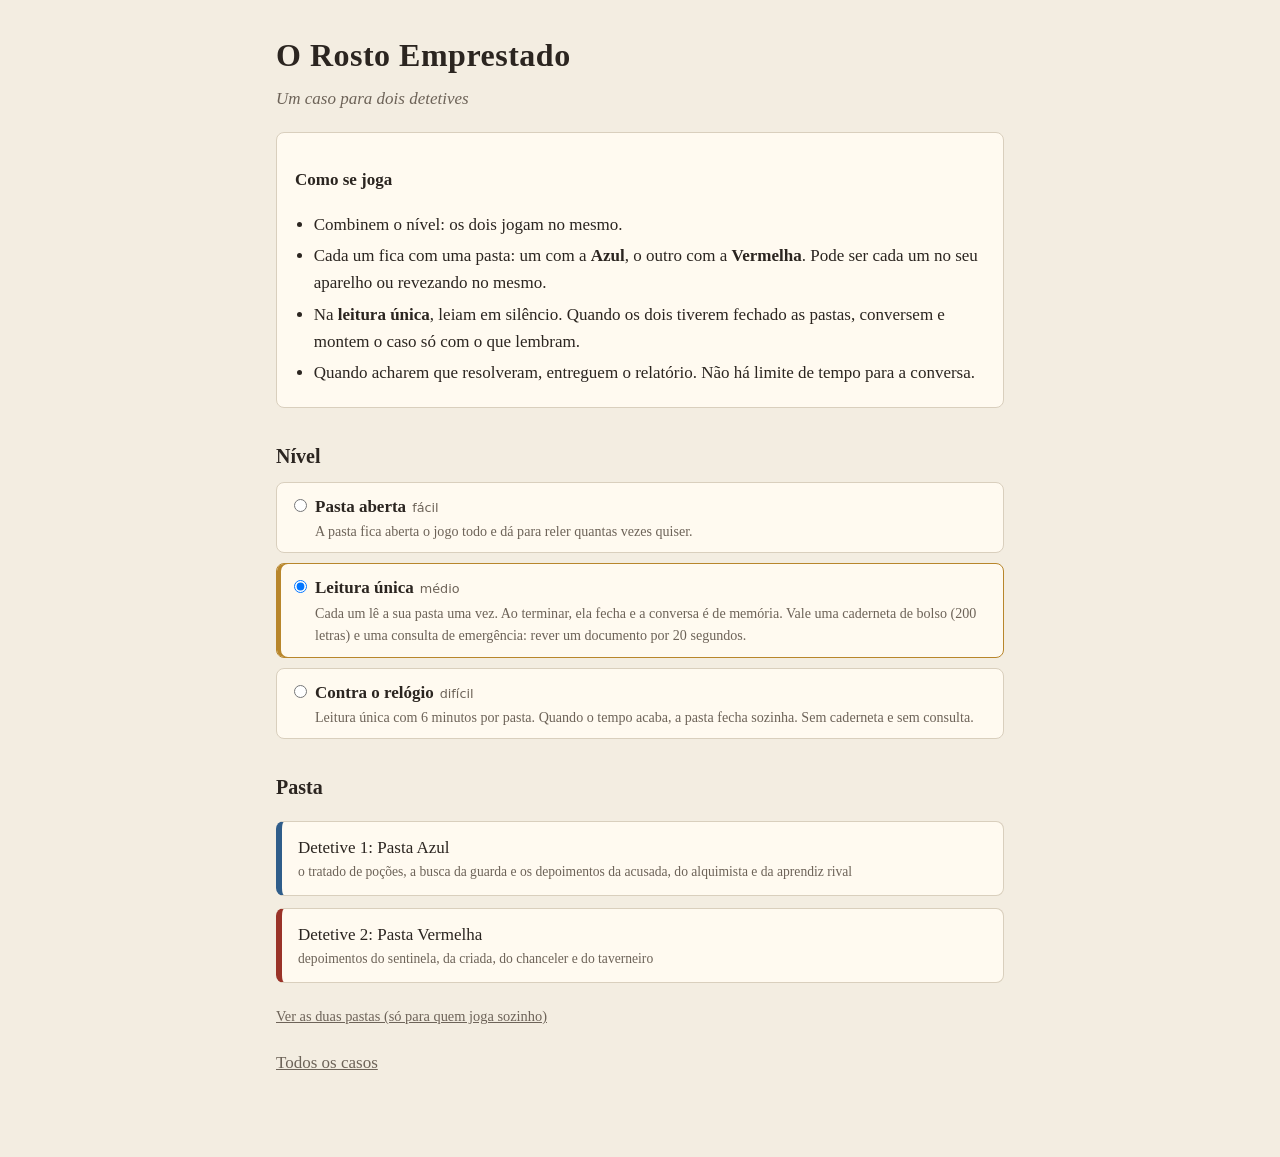
<file: rosto-emprestado.html>
<!DOCTYPE html>
<html lang="pt-BR">
<head>
<meta charset="utf-8">
<meta name="robots" content="noindex, nofollow">
<meta name="viewport" content="width=device-width, initial-scale=1">
<title>O Rosto Emprestado</title>
<link rel="stylesheet" href="motor.css">
</head>
<body>
<div class="pag" id="app"></div>

<script>
/* ============ DADOS DO CASO ============
   Solução: o Chanceler Hadrik, com uma dívida pessoal com a Casa Bancária de Tarn vencendo no Festival,
   pegou um fio de cabelo de Liora, tirou um frasco da Poção do Rosto Emprestado do armário de Corvin (ele tem
   cópia de todas as chaves), entrou no cofre com o rosto e a voz de Liora e jogou o frasco vazio no lixo do
   laboratório de Corvin. Denúncias: no portão de ferro frio o disfarce tremulou (rosto velho de barba
   cinzenta); no café, escondia a boca (lábios cor de amora) com "dor de dente".
   Pistas que exigem as duas pastas: regras da poção (azul) x rosto que tremulou e boca escondida (verm);
   barba grisalha de Hadrik e Corvin de cara raspada (azul) x barba cinzenta no portão (verm).
   Pistas falsas: Corvin (frasco no lixo dele, mãos azuis de pó de lua) e Seraphine (mentiu: estava na taverna). */
const CASO = {
  id: "rosto",
  titulo: "O Rosto Emprestado",
  resumo: `<p>Vellmoor, a cidade-escola da <b>Academia das Sete Torres</b>. Há duzentos anos a cidade é protegida pela Muralha de Luz, alimentada pela <b>Lágrima de Estrela</b>, uma gema guardada no Cofre da Torre Norte. Sem ela, a Muralha se apaga na próxima lua nova.</p>
<p>Na madrugada antes do Festival das Lanternas, a gema sumiu. O sentinela Brom viu a aprendiz <b>Liora</b> subir ao cofre à meia-noite e descer vinte minutos depois com uma trouxa. Liora jura que dormia no quarto dela. Está presa, e o Conselho a julga ao amanhecer.</p>
<p>Vocês dois são os Inquiridores do Conselho. <b>Cada um recebeu uma pasta diferente, e nenhuma das duas resolve o caso sozinha.</b> Descubram quem entrou no cofre, como se denunciou, por que fez isso e quem mentiu sem ter culpa.</p>`,
  titPessoas: "Quem está na Academia",
  pessoas: [
    ["Liora", "19 anos, aprendiz da Arquimaga Ondrea. Acusada do roubo."],
    ["Arquimaga Ondrea", "Senhora da Academia. Viajou para a capital há três dias e volta amanhã."],
    ["Chanceler Hadrik", "60 anos, cuida do tesouro e das chaves da Academia."],
    ["Mestre Corvin", "50 anos, mestre de alquimia."],
    ["Seraphine", "20 anos, aprendiz de Corvin. Queria ter sido a escolhida da Arquimaga."],
    ["Brom", "58 anos, sentinela da Torre Norte, ex-soldado."],
    ["Tessaly", "16 anos, criada do refeitório."]
  ],
  titLugar: "A Torre Norte",
  lugar: `<p>O Cofre fica no alto da Torre Norte, no fim de uma escada em caracol. A porta do cofre não tem fechadura: <b>ela reconhece o rosto e a voz</b>, e só se abre para a Arquimaga Ondrea e para a aprendiz dela, Liora. Na base da torre, antes da escada, fica o <b>Portão de Ferro Frio</b>, muito antigo, que nunca se fecha. Ali o sentinela Brom monta guarda toda noite.</p>`,

  pastas: {
    azul: { nome: "Pasta Azul", jogador: "Detetive 1", desc: "o tratado de poções, a busca da guarda e os depoimentos da acusada, do alquimista e da aprendiz rival", docs: [
      { t: "Depoimento de Liora", tipo: "acusada", c: `
<p>"Dormi a noite inteira no meu quarto, com a porta trancada. Por que eu roubaria a Lágrima? Daqui a um ano eu seria maga, e a Muralha protege a minha família também.</p>
<p>Três dias atrás, no refeitório, o Chanceler Hadrik tirou alguma coisa do meu ombro, alisou aquela <b>barba grisalha</b> dele e disse: <i>'Um fio de cabelo branco, tão moça?'</i> Guardou no lenço. Achei esquisito, mas ele é esquisito mesmo.</p>
<p>A Seraphine me odeia desde que a Arquimaga me escolheu. Na semana passada, me chamou de ladra de mestre na frente de todo mundo."</p>` },
      { t: "Tratado de Poções, página marcada", tipo: "livro", c: `
<p><b>Poção do Rosto Emprestado.</b> Quem a bebe toma o rosto e a voz de outra pessoa, por <b>uma hora</b>. Exige, na mistura, <b>um fio de cabelo</b> da pessoa a ser copiada.</p>
<p>Cuidados: perto de <b>ferro frio</b>, o disfarce tremula por um instante e deixa ver o rosto verdadeiro. Depois do efeito, e por um dia inteiro, os <b>lábios</b> de quem bebeu ficam da cor de amora madura, quase pretos.</p>` },
      { t: "Depoimento de Mestre Corvin", tipo: "alquimista", c: `
<p>"Sim, sei fazer a Poção do Rosto Emprestado. Guardo dois frascos dela no armário do meu laboratório. Hoje de manhã, <b>faltava um</b>.</p>
<p>O laboratório tem uma chave; o armário tem outra. A do armário, só eu e o Chanceler Hadrik temos: ele guarda cópia de todas as chaves da Academia, por dever do cargo. Ontem à tarde a Seraphine me pediu a chave do laboratório para buscar pó de lua e a devolveu uma hora depois. A do armário ela nunca teve.</p>
<p>Esta noite eu dormi sozinho. Não tenho quem confirme."</p>` },
      { t: "Depoimento de Seraphine", tipo: "aprendiz rival", c: `
<p>"Dormi a noite toda no dormitório das aprendizes. Não tenho nada a ver com isso.</p>
<p>A Liora sempre quis mais do que merece; não me admira que tenha roubado. E se não foi ela, olhem para o meu mestre. O Mestre Corvin, de cara raspada e humor azedo, é o único na Academia que sabe fazer poção de disfarce."</p>` },
      { t: "Busca da guarda", tipo: "relatório", c: `
<p>Busca feita de manhã, por ordem do Conselho:</p>
<table><tr><th>Local</th><th>Resultado</th></tr>
<tr><td>Quarto de Liora</td><td>Nada encontrado.</td></tr>
<tr><td>Laboratório de Mestre Corvin</td><td>No cesto de lixo, um <b>frasco vazio</b> com restos da Poção do Rosto Emprestado.</td></tr>
<tr><td>Escritório do Chanceler</td><td>Registros de uma dívida pessoal do chanceler com a <b>Casa Bancária de Tarn</b>: 8.000 coroas, com vencimento no <b>dia do Festival das Lanternas</b>. Anotação do banco: "sem pagamento, prisão por dívida". A Guilda de Tarn tenta há anos comprar a Lágrima de Estrela.</td></tr></table>` }
    ]},
    verm: { nome: "Pasta Vermelha", jogador: "Detetive 2", desc: "depoimentos do sentinela, da criada, do chanceler e do taverneiro", docs: [
      { t: "Depoimento de Brom", tipo: "sentinela", c: `
<p>"À meia-noite em ponto, a menina Liora chegou e disse: <i>'Ordens da Arquimaga.'</i> Quando passou pelo Portão de Ferro Frio, por um piscar de olhos o rosto dela ficou <b>velho, de barba cinzenta</b>. Esfreguei os olhos e era a menina de novo. Achei que era a fumaça da tocha; já não tenho olhos de moço.</p>
<p>Lá em cima a porta do cofre se abriu para ela, eu ouvi. Desceu vinte minutos depois com uma trouxa do tamanho de um pão. Na descida eu estava de costas, atiçando o braseiro, e não vi o rosto."</p>` },
      { t: "Depoimento de Tessaly", tipo: "criada do refeitório", c: `
<p>"No café da manhã, o Chanceler Hadrik chegou com um cachecol cobrindo a boca e o queixo. Disse que era <b>dor de dente</b>. Não comeu nada; tomou o caldo de costas para a mesa, sem tirar o cachecol.</p>
<p>O Mestre Corvin comeu normal, de cara fechada como sempre, com as <b>mãos manchadas de azul</b> até o pulso. A Seraphine chegou atrasada, bocejando, com os sapatos cheios de lama."</p>` },
      { t: "Depoimento do Chanceler Hadrik", tipo: "chanceler", c: `
<p>"Fui dormir cedo, com uma dor de dente dos diabos. Não vi nada.</p>
<p>O sentinela viu a Liora; o que mais querem? E se foi disfarce, só há um homem nesta Academia que sabe preparar a Poção do Rosto Emprestado: o Mestre Corvin. Eu olharia para ele."</p>` },
      { t: "Depoimento do taverneiro das Três Corujas", tipo: "taverneiro", c: `
<p>"A moça de cabelo ruivo, a Seraphine, aprendiz da Academia? Esteve aqui das dez da noite até as duas da manhã, dançando com um tocador de alaúde. Metade da cidade viu. Saiu pela estrada do rio, que à noite é só lama.</p>
<p>A taverna fica do outro lado da cidade, a meia hora da Academia a pé."</p>` }
    ]}
  },

  perguntas: [
    { id:"quem", t:"Quem entrou no cofre à meia-noite?", certa:"hadrik", ops:[
      ["liora","A própria Liora"],["hadrik","O Chanceler Hadrik, com o rosto de Liora"],
      ["corvin","Mestre Corvin, com o rosto de Liora"],["seraphine","Seraphine, com o rosto de Liora"] ]},
    { id:"sinais", t:"Quais sinais denunciam o disfarçado?", certa:"barba", ops:[
      ["barba","O rosto de barba cinzenta que tremulou no Portão de Ferro Frio e a boca escondida no café da manhã"],
      ["maos","As mãos manchadas de azul e o frasco vazio no lixo do laboratório"],
      ["lama","A lama nos sapatos e o bocejo no café da manhã"],
      ["trouxa","A trouxa do tamanho de um pão e a frase \"ordens da Arquimaga\""] ]},
    { id:"porque", t:"Por quê?", certa:"divida", ops:[
      ["divida","Para pagar uma dívida pessoal que vencia no Festival, vendendo a Lágrima a Tarn"],
      ["rival","Para tirar Liora do caminho e ficar com o lugar dela"],
      ["poder","Para provar ao Conselho que a Muralha de Luz não é necessária"],
      ["vinganca","Por vingança contra a Arquimaga"] ]},
    { id:"mentiu", t:"Quem mentiu, mas não teve nada a ver com o roubo?", certa:"seraphine", ops:[
      ["seraphine","Seraphine"],["corvin","Mestre Corvin"],["brom","Brom, o sentinela"],["tessaly","Tessaly, a criada"] ]}
  ],

  solucao: `<p><b>O Chanceler Hadrik roubou a Lágrima de Estrela usando o rosto de Liora.</b></p>
<p>Hadrik devia 8.000 coroas à Casa Bancária de Tarn, com vencimento no dia do Festival e prisão se não pagasse. A Guilda de Tarn queria a gema havia anos. Três dias antes, no refeitório, ele pegou um fio de cabelo de Liora. Como guarda cópia de todas as chaves, abriu o armário de Corvin e levou um frasco da Poção do Rosto Emprestado.</p>
<p>À meia-noite, com o rosto e a voz de Liora, enganou a porta do cofre, que reconhece exatamente isso. Mas o disfarce tremula perto de ferro frio: ao passar pelo portão, Brom viu por um instante o rosto verdadeiro, velho e de barba cinzenta. Corvin tem a cara raspada. Depois, Hadrik jogou o frasco vazio no lixo do laboratório de Corvin, para culpá-lo. No dia seguinte, os lábios cor de amora o obrigaram a esconder a boca atrás do cachecol, com a desculpa da dor de dente.</p>`,
  cadaUm: [
    ["Seraphine", "Mentiu que dormiu no dormitório porque fugiu para dançar na taverna, do outro lado da cidade, das dez às duas. A lama era da estrada do rio."],
    ["Mestre Corvin", "Sabia fazer a poção e o frasco estava no lixo dele, mas não tem barba, e as mãos azuis eram de pó de lua (a poção deixa azuis os lábios, não as mãos). Os lábios dele estavam normais no café."],
    ["Liora", "Inocente. O fio de cabelo dela foi o ingrediente."],
    ["Brom", "Contou exatamente o que viu. Achou que a barba era fumaça da tocha."]
  ],
  linha: [
    ["3 dias", "A Arquimaga viaja. Hadrik tira um fio de cabelo do ombro de Liora."],
    ["Tarde", "Seraphine pega e devolve a chave do laboratório (só do laboratório)."],
    ["22h", "Seraphine chega à taverna das Três Corujas."],
    ["~23h50", "Hadrik bebe a poção, que dura uma hora."],
    ["00h00", "\"Liora\" passa pelo Portão de Ferro Frio; o rosto tremula. O cofre se abre."],
    ["00h20", "Desce com a Lágrima numa trouxa."],
    ["02h", "Seraphine sai da taverna pela estrada do rio."],
    ["Manhã", "Frasco vazio no lixo de Corvin. Hadrik, de cachecol, com \"dor de dente\"."]
  ]
};
</script>
<script src="motor.js"></script>
</body>
</html>
</file>
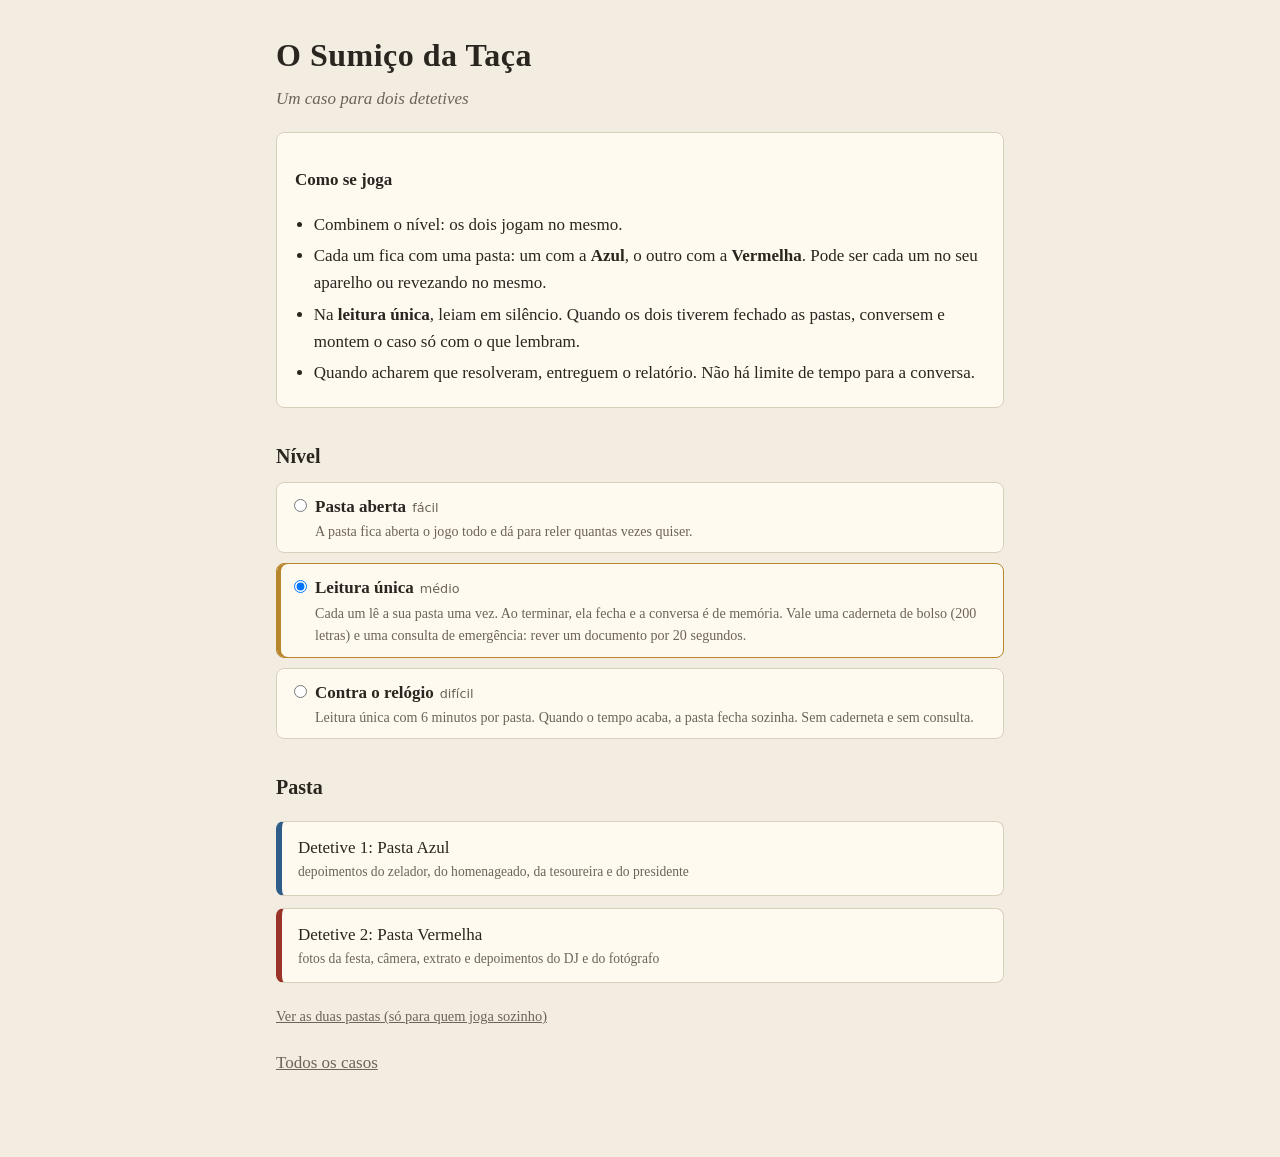
<file: sumico-da-taca.html>
<!DOCTYPE html>
<html lang="pt-BR">
<head>
<meta charset="utf-8">
<meta name="robots" content="noindex, nofollow">
<meta name="viewport" content="width=device-width, initial-scale=1">
<title>O Sumiço da Taça</title>
<link rel="stylesheet" href="motor.css">
</head>
<body>
<div class="pag" id="app"></div>

<script>
/* ============ DADOS DO CASO ============ */
const CASO = {
  id: "taca",
  titulo: "O Sumiço da Taça",
  resumo: `<p>Domingo, 8h. Seu Nonato, zelador do <b>Ferroviário Atlético Clube</b>, de Pedra Branca do Oeste, abriu a sala de troféus e encontrou a vitrine aberta, sem nenhum arrombamento. A <b>Taça do Tricampeonato Estadual de 1971</b>, orgulho da cidade, tinha sumido.</p>
<p>Na noite anterior, o clube fez a festa do seu centenário no salão social, colado à sala de troféus. O ponto alto foi a homenagem a Baltazar "Canhão", autor do gol do título de 1971. A taça está no seguro por R$ 400 mil.</p>
<p>Vocês dois são os detetives. <b>Cada um recebeu uma pasta diferente, e nenhuma das duas resolve o caso sozinha.</b> Descubram quem tirou a taça da sala, quem estava por trás, como ela saiu do clube e por quê.</p>`,
  pessoas: [
    ["Dr. Álvaro Menezes", "62 anos, presidente do clube há oito anos. Candidato à reeleição no mês que vem."],
    ["Márcia Leal", "48 anos, tesoureira do clube. Adversária do presidente na eleição."],
    ["Seu Nonato", "67 anos, zelador há trinta anos. Encontrou a vitrine aberta."],
    ["Baltazar \"Canhão\"", "76 anos, ex-centroavante, autor do gol do tri. O homenageado da noite."],
    ["Kaique", "22 anos, neto de Baltazar. Foi o DJ da festa."],
    ["Wander", "40 anos, fotógrafo contratado para o livro do centenário."]
  ],
  titPessoas: "Quem estava no clube naquela noite",
  titLugar: "O clube",
  lugar: `<p>O <b>salão social</b> tem o palco numa ponta e a <b>cabine do DJ</b> na outra, ao lado da única porta da <b>sala de troféus</b>. A sala tem janelas com grade, intactas. O alarme da sala só se desliga com código, e <b>cada pessoa tem o seu código</b>, que fica registrado no sistema com o nome do dono. A vitrine da taça fecha com chave. O estacionamento fica nos fundos, junto à porta de carga do salão.</p>`,

  pastas: {
    azul: { nome: "Pasta Azul", jogador: "Detetive 1", desc: "depoimentos do zelador, do homenageado, da tesoureira e do presidente", docs: [
      { t: "Depoimento de Seu Nonato", tipo: "zelador", c: `
<p>"Meu código do alarme é 1971, o ano do tri. Não é segredo para ninguém da diretoria, porque o presidente vive me pedindo para desligar o alarme quando quer mostrar a sala para visita. A chave da vitrine só eu e o presidente temos. A minha ficou no meu bolso a noite toda.</p>
<p>Na festa eu não trabalhei, fui convidado. Dancei a noite inteira com a minha patroa. Na hora da homenagem ao Canhão, apagaram as luzes para passar o vídeo no telão, e eu estava na frente do palco, chorando feito criança.</p>
<p>Domingo cedo abri a sala e a vitrine estava aberta, sem um arranhão. Estão dizendo que fui eu por causa do código. Trinta anos de clube, doutor."</p>` },
      { t: "Depoimento de Baltazar \"Canhão\"", tipo: "homenageado", c: `
<p>"Aquela taça é minha de coração, fui eu que fiz o gol. Mas nunca botei a mão nela sem pedir. O clube me prometeu meu nome no estádio há vinte anos e nunca cumpriu. Isso dói, mas não vira roubo.</p>
<p>Na homenagem, subi no palco com o presidente e a Márcia. Apagaram as luzes, passou o vídeo do gol, e quando acendeu eu procurei meu neto lá no fundo, para ele ver o avô. A cabine do som estava vazia; a música tocava sozinha. Achei estranho, ele não sai dali por nada.</p>
<p>Fui embora umas 23h30 com a minha filha. Levei só a placa que me deram."</p>` },
      { t: "Depoimento de Márcia Leal", tipo: "tesoureira", c: `
<p>"Vou ser franca: quero ver o Álvaro fora da presidência, e esse sumiço acaba com ele na eleição. Mas eu não preciso roubar nada para ganhar.</p>
<p>O clube deve R$ 1,2 milhão ao banco. E tem uma coisa que ninguém lembra: dois meses atrás o Álvaro renovou o seguro da taça e subiu o valor de R$ 80 mil para R$ 400 mil. Votei contra; a taça é história, não é dinheiro. Ele passou por cima.</p>
<p>Eu sei o código do Nonato, como todo mundo. Na hora do apagão eu estava no palco, entregando a placa ao Canhão."</p>` },
      { t: "Depoimento do Dr. Álvaro Menezes", tipo: "presidente", c: `
<p>"Estou arrasado. Essa taça é a alma do clube. Na homenagem eu estava no palco, ao lado do Baltazar, na frente de trezentas pessoas.</p>
<p>O seguro? Renovação de rotina, o valor antigo estava defasado. Eu jamais daria meu código a alguém. Agora, o Nonato é descuidado, conta o código dele para meio mundo. Não digo que foi ele, mas é o primeiro lugar onde eu olharia."</p>` },
      { t: "Registro do sistema de alarme", tipo: "perícia", c: `
<p>Sala de troféus, noite de sábado para domingo.</p>
<table><tr><th>Horário</th><th>Evento</th><th>Código usado</th></tr>
<tr><td>19h40</td><td>Alarme armado</td><td>Nonato</td></tr>
<tr><td>23h11</td><td>Alarme desarmado</td><td>Nonato</td></tr>
<tr><td>23h14</td><td>Alarme armado</td><td>Nonato</td></tr>
<tr><td>08h02 (domingo)</td><td>Alarme desarmado</td><td>Nonato</td></tr></table>` },
      { t: "Contrato do DJ", tipo: "documento", c: `
<p>Contrato assinado pelo clube com Kaique para tocar na festa do centenário, das 20h às 01h, com equipamento próprio.</p>
<p><b>Valor combinado: R$ 1.500,00</b>, a serem pagos pela tesouraria do clube na segunda-feira seguinte à festa.</p>
<p>Assinam: Márcia Leal (tesoureira) e Kaique.</p>` }
    ]},
    verm: { nome: "Pasta Vermelha", jogador: "Detetive 2", desc: "fotos da festa, câmera, extrato e depoimentos do DJ e do fotógrafo", docs: [
      { t: "Roteiro da festa", tipo: "documento", c: `
<table><tr><th>Horário</th><th>Programação</th></tr>
<tr><td>20h00</td><td>Abertura e jantar</td></tr>
<tr><td>22h30</td><td>Baile</td></tr>
<tr><td>23h10</td><td>Luzes apagadas: vídeo do gol de 1971 no telão (3 minutos)</td></tr>
<tr><td>23h13</td><td>Luzes acesas: homenagem a Baltazar "Canhão" no palco</td></tr>
<tr><td>01h00</td><td>Encerramento</td></tr></table>` },
      { t: "Fotos de Wander, com horário", tipo: "perícia", c: `
<p>A câmera grava o horário de cada foto.</p>
<table><tr><th>Horário</th><th>O que aparece</th></tr>
<tr><td>22h04</td><td>A cabine do DJ. Kaique mexe na mesa de som. Atrás dele, um <b>case de som grande, com a tampa aberta e vazio</b>.</td></tr>
<tr><td>23h09</td><td>A pista de dança. Seu Nonato dança com a esposa.</td></tr>
<tr><td>23h11</td><td>O salão no escuro, com o vídeo do gol no telão.</td></tr>
<tr><td>23h13</td><td>O palco: Baltazar, o presidente Álvaro e Márcia com a placa. Seu Nonato aplaude na primeira fila. Ao fundo, a <b>cabine do DJ está vazia</b>.</td></tr>
<tr><td>23h16</td><td>Kaique de volta à cabine, suado. O case de som atrás dele está <b>fechado</b>.</td></tr></table>` },
      { t: "Depoimento de Wander", tipo: "fotógrafo", c: `
<p>"Fotografei a festa inteira, do salão, sem parar; está tudo na câmera. Na hora do vídeo fiquei no meio do salão, fotografando o telão.</p>
<p>Uma coisa me chamou atenção antes da festa. Na quinta-feira, o presidente me pediu fotos da taça bem de perto, de todos os ângulos, com as marcas e os arranhões. Disse que eram para o seguro. Fiz e mandei só para ele."</p>` },
      { t: "Depoimento de Kaique", tipo: "DJ", c: `
<p>"Eu não saí da cabine a noite toda. Na hora do apagão, soltei o vídeo e fiquei lá, cuidando do som. Se meu avô não me viu, é porque estava escuro.</p>
<p>Aquele case eu uso para carregar caixa de som, cabo, tudo. O Pix do presidente? Foi adiantamento do cachê e um dinheiro para eu comprar equipamento novo para o clube. Pode perguntar para ele."</p>` },
      { t: "Pix no celular de Kaique", tipo: "busca", c: `
<p>Comprovante encontrado no celular de Kaique, com autorização dele.</p>
<table><tr><th>Data</th><th>De</th><th>Valor</th><th>Mensagem</th></tr>
<tr><td>sexta-feira, véspera da festa</td><td>Álvaro M. Menezes (conta pessoal)</td><td>R$ 20.000,00</td><td>"som da festa"</td></tr></table>
<p>Não há nenhum outro pagamento do clube ou do presidente para Kaique.</p>` },
      { t: "Câmera do estacionamento", tipo: "perícia", c: `
<table><tr><th>Horário</th><th>O que aparece</th></tr>
<tr><td>18h55</td><td>Kaique chega e descarrega o equipamento. Leva o case grande <b>sozinho, com uma mão só</b>.</td></tr>
<tr><td>23h35</td><td>Baltazar e a filha vão embora. Ele leva só a placa debaixo do braço.</td></tr>
<tr><td>01h35</td><td>Kaique carrega o case grande para o carro. Precisa <b>arrastar, parar duas vezes e usar as duas mãos</b>. As caixas de som vão num carrinho separado.</td></tr></table>` },
      { t: "Contrato de empréstimo do clube", tipo: "documento", c: `
<p>Encontrado na tesouraria. Empréstimo de R$ 1,2 milhão do Banco do Oeste ao Ferroviário Atlético Clube.</p>
<p><b>Avalista: Dr. Álvaro Menezes, pessoalmente</b>. Ele garante a dívida com os bens próprios.</p>
<p>Anotação do banco, de 30 dias atrás: "Parcelas em atraso. Sem pagamento em 60 dias, execução do aval: penhora do imóvel residencial do avalista."</p>` }
    ]}
  },

  perguntas: [
    { id:"quem", t:"Quem tirou a taça da sala de troféus?", certa:"kaique", ops:[
      ["nonato","Seu Nonato, o zelador"],["baltazar","Baltazar \"Canhão\""],["kaique","Kaique, o DJ"],
      ["marcia","Márcia, a tesoureira"],["alvaro","Dr. Álvaro, o presidente"],["wander","Wander, o fotógrafo"] ]},
    { id:"mandante", t:"Quem estava por trás do sumiço?", certa:"alvaro", ops:[
      ["ninguem","Ninguém: quem tirou a taça agiu sozinho"],["alvaro","O presidente Álvaro"],
      ["marcia","A tesoureira Márcia"],["baltazar","O avô, Baltazar"] ]},
    { id:"como", t:"Como a taça saiu do clube?", certa:"case", ops:[
      ["case","Dentro do case de som, levado para o carro do DJ no fim da festa"],
      ["janela","Pela janela da sala de troféus"],
      ["placa","Com Baltazar, junto com a placa da homenagem"],
      ["salao","Ficou escondida no salão até domingo"] ]},
    { id:"porque", t:"Por quê?", certa:"seguro", ops:[
      ["seguro","Para o clube receber o seguro de R$ 400 mil e pagar a dívida garantida com a casa do presidente"],
      ["eleicao","Para derrubar o presidente na eleição"],
      ["avo","Para dar ao avô a taça que ele acha que é dele"],
      ["vender","Para vender a taça a um colecionador"] ]}
  ],

  solucao: `<p><b>Kaique tirou a taça, a mando do presidente Álvaro.</b></p>
<p>O clube devia R$ 1,2 milhão, e o próprio Álvaro era o avalista: se a dívida não fosse paga, o banco tomaria a casa dele. Dois meses antes, ele subiu o seguro da taça de R$ 80 mil para R$ 400 mil. Na quinta, pediu a Wander fotos detalhadas "para o seguro". Na sexta, pagou R$ 20 mil a Kaique da conta pessoal, muito mais que o cachê de R$ 1.500.</p>
<p>Durante o apagão das 23h10, Kaique saiu da cabine, que fica ao lado da porta da sala. Ele desarmou o alarme com o código de Nonato, que Álvaro escolheu para jogar a culpa no zelador, e abriu a vitrine com a cópia da chave do presidente. Guardou a taça no case de som vazio e rearmou o alarme às 23h14. Enquanto isso, Álvaro estava no palco, à vista de trezentas pessoas, com o álibi perfeito. À 01h35, Kaique arrastou o case, agora pesado, até o carro.</p>`,
  cadaUm: [
    ["Seu Nonato","O código dele foi usado de propósito, mas as fotos o mostram na pista às 23h09 e na primeira fila às 23h13."],
    ["Baltazar","Tinha mágoa do clube, mas estava no palco durante o apagão e saiu levando só a placa. Sem querer, foi ele quem notou a cabine vazia."],
    ["Márcia","Ganharia a eleição com o escândalo, mas estava no palco. Foi quem revelou o aumento do seguro."],
    ["Wander","Fez as fotos da taça sem saber para quê. Fotografou do salão a noite inteira, e as fotos dele desmontaram o álibi de Kaique."]
  ],
  linha: [
    ["2 meses","Álvaro sobe o seguro da taça de R$ 80 mil para R$ 400 mil."],
    ["Quinta","Álvaro pede a Wander fotos detalhadas da taça."],
    ["Sexta","Pix de R$ 20 mil de Álvaro para Kaique."],
    ["18h55","Kaique chega e leva o case vazio com uma mão só."],
    ["22h04","Foto: o case vazio e aberto atrás da cabine."],
    ["23h09","Foto: Nonato dançando."],
    ["23h10","Luzes apagadas: vídeo do gol no telão."],
    ["23h11","Alarme desarmado com o código de Nonato."],
    ["23h13","Luzes acesas. Foto: Álvaro, Márcia e Baltazar no palco; cabine vazia."],
    ["23h14","Alarme armado de novo."],
    ["23h16","Foto: Kaique de volta; o case fechado."],
    ["23h35","Baltazar vai embora com a placa."],
    ["01h35","Kaique arrasta o case pesado até o carro."],
    ["08h02","Nonato encontra a vitrine aberta."]
  ]
};

</script>
<script src="motor.js"></script>
</body>
</html>
</file>
<file: motor.css>
/* Visual comum dos Casos em Dupla */
:root{
  --bg:#f3ede1; --papel:#fffaf0; --tinta:#2b2520; --suave:#6d6358; --linha:#d9cfbd;
  --azul:#2f5d8a; --azul-f:#e6eef6; --verm:#9a3328; --verm-f:#f6e7e4;
  --ok:#2e7d4f; --erro:#b23a2e; --destaque:#b8862b; --destaque-f:#f5ead3;
}
@media (prefers-color-scheme: dark){
  :root:not([data-theme="light"]){
    --bg:#1c1a17; --papel:#262320; --tinta:#ece5d8; --suave:#a89e90; --linha:#3d3832;
    --azul:#7fa9d4; --azul-f:#1f2b38; --verm:#e08a7e; --verm-f:#3a2522;
    --ok:#6cc08e; --erro:#ef7f73; --destaque:#d9ad5b; --destaque-f:#352c1c;
  }
}
:root[data-theme="dark"]{
  --bg:#1c1a17; --papel:#262320; --tinta:#ece5d8; --suave:#a89e90; --linha:#3d3832;
  --azul:#7fa9d4; --azul-f:#1f2b38; --verm:#e08a7e; --verm-f:#3a2522;
  --ok:#6cc08e; --erro:#ef7f73; --destaque:#d9ad5b; --destaque-f:#352c1c;
}
*{box-sizing:border-box}
body{margin:0;background:var(--bg);color:var(--tinta);font:17px/1.6 Georgia,"Times New Roman",serif}
.pag{max-width:760px;margin:0 auto;padding:24px 16px 64px}
h1{font-size:2rem;margin:.2em 0 .1em;letter-spacing:.5px}
h2{font-size:1.25rem;margin:1.6em 0 .5em}
.sub{color:var(--suave);margin:0 0 1.2em;font-style:italic}
.cartao{background:var(--papel);border:1px solid var(--linha);border-radius:8px;padding:16px 18px;margin:12px 0}
.pessoas{margin:0;padding-left:1.1em}
.pessoas li{margin:.25em 0}
.botoes{display:grid;gap:12px;margin:18px 0}
button{font:inherit;cursor:pointer;border-radius:8px;border:1px solid var(--linha);background:var(--papel);color:var(--tinta);padding:12px 16px;text-align:left}
button:hover{border-color:var(--suave)}
button:disabled{opacity:.5;cursor:default}
button.azul{border-left:6px solid var(--azul)}
button.verm{border-left:6px solid var(--verm)}
button.prim{background:var(--tinta);color:var(--papel);border-color:var(--tinta);text-align:center}
button.link{background:none;border:none;color:var(--suave);text-decoration:underline;padding:4px 0;font-size:.9rem}
button small{display:block;color:var(--suave);font-size:.85rem}
button.prim small{color:inherit;opacity:.8}
.faixa{display:inline-block;padding:2px 10px;border-radius:99px;font-size:.85rem;font-family:system-ui,sans-serif}
.faixa.azul{background:var(--azul-f);color:var(--azul)}
.faixa.verm{background:var(--verm-f);color:var(--verm)}
.doc{border-left:4px solid var(--linha)}
.doc.azul{border-left-color:var(--azul)}
.doc.verm{border-left-color:var(--verm)}
.doc summary{cursor:pointer;font-weight:bold;list-style:none}
.doc summary::-webkit-details-marker{display:none}
.doc summary::before{content:"▸ ";color:var(--suave)}
.doc[open] summary::before{content:"▾ "}
.doc .tipo{font-weight:normal;color:var(--suave);font-size:.85rem;font-family:system-ui,sans-serif;margin-left:6px}
.doc p{margin:.7em 0}
.doc h3{margin:0;font-size:1.05rem}
table{border-collapse:collapse;width:100%;font-size:.95rem;margin:.6em 0}
th,td{border:1px solid var(--linha);padding:6px 8px;text-align:left}
th{background:var(--bg)}
textarea{width:100%;min-height:120px;font:inherit;font-size:.95rem;padding:10px;border-radius:8px;border:1px solid var(--linha);background:var(--papel);color:var(--tinta)}
textarea.curta{min-height:80px}
.contador{font-family:system-ui,sans-serif;font-size:.85rem;color:var(--suave);text-align:right;margin-top:4px}
.perg{margin:18px 0}
.perg label{display:block;padding:8px 10px;border:1px solid var(--linha);border-radius:6px;margin:6px 0;background:var(--papel);cursor:pointer}
.perg label:hover{border-color:var(--suave)}
.perg input{margin-right:8px}
.aviso{background:var(--verm-f);border:1px solid var(--verm);color:var(--tinta);padding:10px 14px;border-radius:8px;font-size:.95rem}
.dica{background:var(--destaque-f);border:1px solid var(--destaque);color:var(--tinta);padding:10px 14px;border-radius:8px;font-size:.95rem}
.nota{font-size:2.4rem;font-weight:bold;margin:.2em 0}
.certo{color:var(--ok)} .errado{color:var(--erro)}
.linha-tempo{list-style:none;padding:0;margin:0}
.linha-tempo li{padding:6px 0 6px 76px;position:relative;border-bottom:1px dashed var(--linha)}
.linha-tempo b{position:absolute;left:0;width:68px;color:var(--destaque);font-family:system-ui,sans-serif;font-size:.9rem;top:8px}
.escondido{display:none}
.topo{display:flex;justify-content:space-between;align-items:center;gap:8px;flex-wrap:wrap}

/* escolha do nível */
.niveis{display:grid;gap:10px;margin:10px 0}
.niveis label{display:block;padding:10px 12px;border:1px solid var(--linha);border-radius:8px;background:var(--papel);cursor:pointer}
.niveis label:hover{border-color:var(--suave)}
.niveis label.marcado{border-color:var(--destaque);box-shadow:inset 4px 0 0 var(--destaque)}
.niveis input{margin-right:8px}
.niveis small{display:block;color:var(--suave);font-size:.88rem;margin-left:26px}
.niveis .grau{font-family:system-ui,sans-serif;font-size:.8rem;color:var(--suave);margin-left:6px}

/* relógio da leitura */
.relogio{position:sticky;top:0;z-index:5;background:var(--tinta);color:var(--papel);border-radius:0 0 8px 8px;padding:8px 14px;margin:-24px 0 12px;font-family:system-ui,sans-serif;display:flex;justify-content:space-between;align-items:center}
.relogio b{font-size:1.3rem;font-variant-numeric:tabular-nums}
.relogio.fim{background:var(--erro);color:#fff}
.consulta-docs{display:grid;gap:8px;margin-top:10px}
.consulta-docs button{padding:8px 12px;font-size:.95rem}

@media (max-width:520px){ body{font-size:16px} h1{font-size:1.6rem} }
.doc.novidade{border-left-color:var(--destaque)}
</file>
